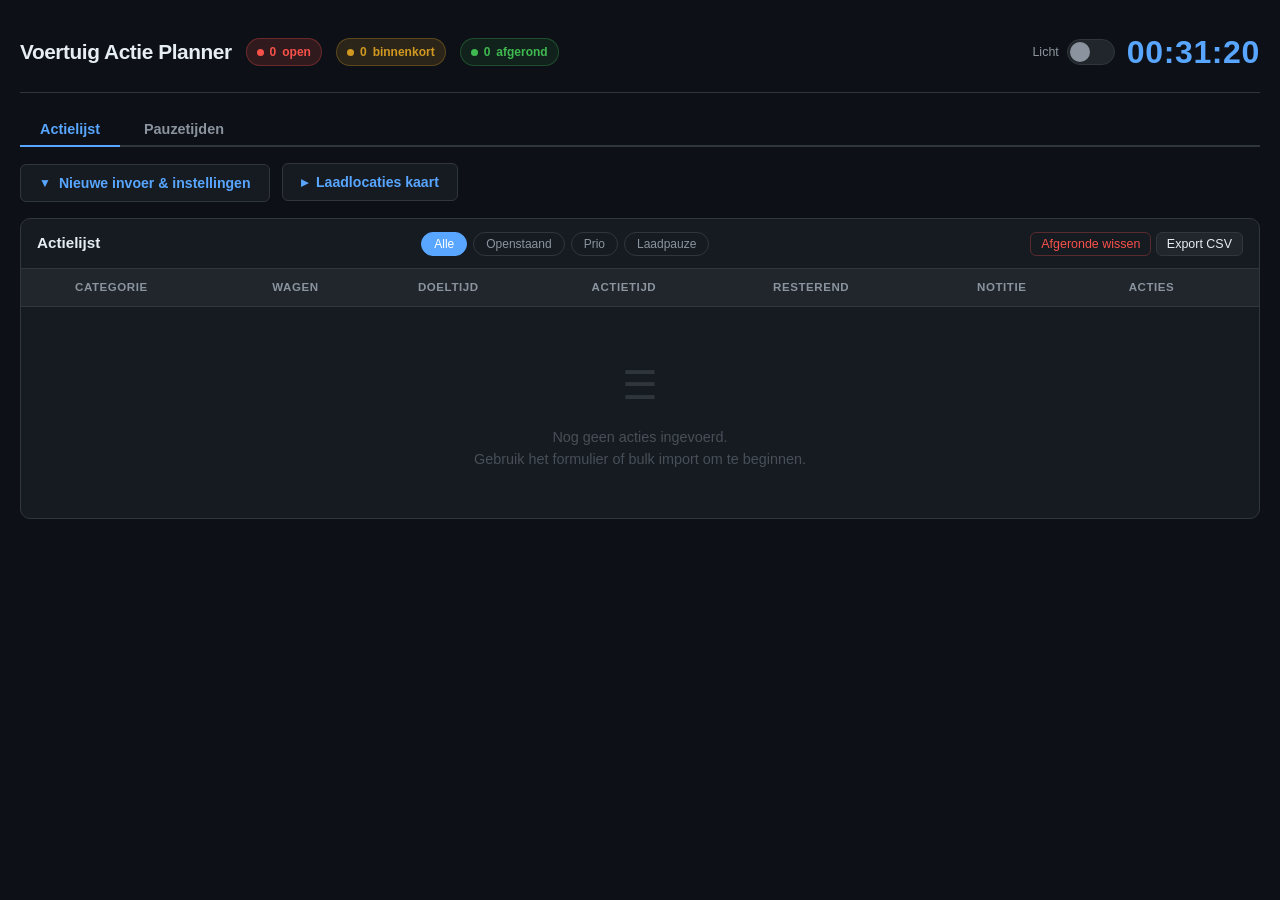
<file: index.html>
<!DOCTYPE html>
<html lang="nl">
<head>
    <meta charset="UTF-8">
    <meta name="viewport" content="width=device-width, initial-scale=1.0">
    <title>Voertuig Actie Planner</title>
    <style>
        /* ===== CSS Variables & Reset ===== */
        :root {
            --bg-primary: #0d1117;
            --bg-secondary: #161b22;
            --bg-tertiary: #21262d;
            --bg-input: #0d1117;
            --border: #30363d;
            --border-focus: #58a6ff;
            --text-primary: #e6edf3;
            --text-secondary: #8b949e;
            --text-muted: #484f58;
            --accent: #58a6ff;
            --accent-hover: #79c0ff;
            --warning: #d29922;
            --warning-bg: rgba(210, 153, 34, 0.15);
            --danger: #f85149;
            --danger-bg: rgba(248, 81, 73, 0.15);
            --success: #3fb950;
            --success-bg: rgba(63, 185, 80, 0.1);
            --done-opacity: 0.35;
            --radius: 6px;
            --radius-lg: 10px;
            --shadow: 0 1px 3px rgba(0,0,0,0.3);
            --transition: 150ms ease;
        }

        /* ===== Light Mode ===== */
        .light-mode {
            --bg-primary: #f6f8fa;
            --bg-secondary: #ffffff;
            --bg-tertiary: #f0f2f5;
            --bg-input: #ffffff;
            --border: #d1d9e0;
            --border-focus: #0969da;
            --text-primary: #1f2328;
            --text-secondary: #656d76;
            --text-muted: #8b949e;
            --accent: #0969da;
            --accent-hover: #0550ae;
            --warning: #9a6700;
            --warning-bg: rgba(154, 103, 0, 0.1);
            --danger: #d1242f;
            --danger-bg: rgba(209, 36, 47, 0.1);
            --success: #1a7f37;
            --success-bg: rgba(26, 127, 55, 0.08);
            --shadow: 0 1px 3px rgba(0,0,0,0.1);
        }

        .light-mode .cat-laadpauze {
            background: rgba(9, 105, 218, 0.1);
        }

        .light-mode .cat-prio {
            background: rgba(154, 103, 0, 0.1);
        }

        .light-mode .badge-open {
            border-color: rgba(209, 36, 47, 0.25);
        }

        .light-mode .badge-warning {
            border-color: rgba(154, 103, 0, 0.25);
        }

        .light-mode .badge-done {
            border-color: rgba(26, 127, 55, 0.25);
        }

        .light-mode .toast {
            box-shadow: 0 4px 12px rgba(0,0,0,0.15);
        }

        .light-mode ::-webkit-scrollbar-track {
            background: var(--bg-secondary);
        }

        @keyframes pulse-red-light {
            0%, 100% { background: rgba(209, 36, 47, 0.1); }
            50% { background: rgba(209, 36, 47, 0.2); }
        }

        .light-mode .row-overdue {
            animation-name: pulse-red-light;
        }

        *, *::before, *::after {
            box-sizing: border-box;
            margin: 0;
            padding: 0;
        }

        body {
            font-family: -apple-system, BlinkMacSystemFont, 'Segoe UI', Roboto, Oxygen, sans-serif;
            background: var(--bg-primary);
            color: var(--text-primary);
            line-height: 1.5;
            min-height: 100vh;
        }

        /* ===== Layout ===== */
        .app {
            max-width: 1400px;
            margin: 0 auto;
            padding: 16px 20px;
        }

        /* ===== Header ===== */
        .header {
            display: flex;
            align-items: center;
            justify-content: space-between;
            padding: 12px 0 16px;
            border-bottom: 1px solid var(--border);
            margin-bottom: 20px;
            flex-wrap: wrap;
            gap: 12px;
        }

        .header-left {
            display: flex;
            align-items: center;
            gap: 14px;
        }

        .header h1 {
            font-size: 1.3rem;
            font-weight: 600;
            letter-spacing: -0.02em;
        }

        .clock {
            font-size: 2rem;
            font-weight: 700;
            font-variant-numeric: tabular-nums;
            color: var(--accent);
            letter-spacing: 0.02em;
        }

        .header-right {
            display: flex;
            align-items: center;
            gap: 12px;
        }

        .badge {
            display: inline-flex;
            align-items: center;
            gap: 6px;
            padding: 4px 10px;
            border-radius: 20px;
            font-size: 0.75rem;
            font-weight: 600;
        }

        .badge-open {
            background: var(--danger-bg);
            color: var(--danger);
            border: 1px solid rgba(248, 81, 73, 0.3);
        }

        .badge-warning {
            background: var(--warning-bg);
            color: var(--warning);
            border: 1px solid rgba(210, 153, 34, 0.3);
        }

        .badge-done {
            background: var(--success-bg);
            color: var(--success);
            border: 1px solid rgba(63, 185, 80, 0.3);
        }

        .badge-dot {
            width: 7px;
            height: 7px;
            border-radius: 50%;
            background: currentColor;
        }

        /* ===== Settings Bar ===== */
        .settings-bar {
            display: flex;
            align-items: center;
            gap: 16px;
            padding: 10px 14px;
            background: var(--bg-secondary);
            border: 1px solid var(--border);
            border-radius: var(--radius);
            margin-bottom: 16px;
            flex-wrap: wrap;
        }

        .settings-bar label {
            font-size: 0.8rem;
            color: var(--text-secondary);
            display: flex;
            align-items: center;
            gap: 6px;
        }

        .settings-bar input[type="number"] {
            width: 60px;
            padding: 4px 8px;
            background: var(--bg-input);
            border: 1px solid var(--border);
            border-radius: var(--radius);
            color: var(--text-primary);
            font-size: 0.8rem;
            text-align: center;
        }

        .settings-bar input[type="number"]:focus {
            outline: none;
            border-color: var(--border-focus);
        }

        /* ===== Invoer Drawer ===== */
        .drawer-toggle {
            display: flex;
            align-items: center;
            gap: 8px;
            padding: 10px 18px;
            margin-bottom: 16px;
            background: var(--bg-secondary);
            border: 1px solid var(--border);
            border-radius: var(--radius);
            color: var(--accent);
            font-size: 0.88rem;
            font-weight: 600;
            cursor: pointer;
            transition: all var(--transition);
            width: auto;
            display: inline-flex;
        }

        .drawer-toggle:hover {
            background: var(--bg-tertiary);
            border-color: var(--accent);
        }

        .drawer-toggle-icon {
            display: inline-block;
            transition: transform 200ms ease;
            font-size: 0.75rem;
        }

        .drawer-toggle.open .drawer-toggle-icon {
            transform: rotate(180deg);
        }

        .drawer {
            max-height: 0;
            overflow: hidden;
            transition: max-height 350ms cubic-bezier(0.4, 0, 0.2, 1), opacity 250ms ease;
            opacity: 0;
        }

        .drawer.open {
            max-height: 800px;
            opacity: 1;
        }

        .drawer-inner {
            padding-bottom: 16px;
        }

        /* ===== Panels ===== */
        .panels {
            display: grid;
            grid-template-columns: 1fr 1fr;
            gap: 16px;
            margin-bottom: 12px;
        }

        @media (max-width: 900px) {
            .panels { grid-template-columns: 1fr; }
        }

        .panel {
            background: var(--bg-secondary);
            border: 1px solid var(--border);
            border-radius: var(--radius-lg);
            padding: 16px;
        }

        .panel-title {
            font-size: 0.85rem;
            font-weight: 600;
            color: var(--text-secondary);
            text-transform: uppercase;
            letter-spacing: 0.05em;
            margin-bottom: 14px;
            display: flex;
            align-items: center;
            gap: 8px;
        }

        .panel-title-icon {
            font-size: 1rem;
        }

        /* ===== Form ===== */
        .form-grid {
            display: grid;
            grid-template-columns: repeat(auto-fill, minmax(150px, 1fr));
            gap: 10px;
        }

        .form-group {
            display: flex;
            flex-direction: column;
            gap: 4px;
        }

        .form-group label {
            font-size: 0.72rem;
            color: var(--text-secondary);
            text-transform: uppercase;
            letter-spacing: 0.04em;
        }

        .form-group select,
        .form-group input[type="text"],
        .form-group input[type="time"] {
            padding: 8px 10px;
            background: var(--bg-input);
            border: 1px solid var(--border);
            border-radius: var(--radius);
            color: var(--text-primary);
            font-size: 0.9rem;
            transition: border var(--transition);
        }

        .form-group select:focus,
        .form-group input:focus {
            outline: none;
            border-color: var(--border-focus);
        }

        .form-check {
            display: flex;
            align-items: center;
            gap: 6px;
            padding-top: 20px;
        }

        .form-check label {
            font-size: 0.8rem;
            color: var(--text-secondary);
            cursor: pointer;
        }

        .form-actions {
            display: flex;
            align-items: flex-end;
            gap: 8px;
        }

        /* ===== Buttons ===== */
        .btn {
            padding: 8px 16px;
            border: 1px solid var(--border);
            border-radius: var(--radius);
            font-size: 0.85rem;
            font-weight: 500;
            cursor: pointer;
            transition: all var(--transition);
            white-space: nowrap;
        }

        .btn-primary {
            background: var(--accent);
            color: #fff;
            border-color: var(--accent);
        }

        .btn-primary:hover {
            background: var(--accent-hover);
            border-color: var(--accent-hover);
        }

        .btn-secondary {
            background: var(--bg-tertiary);
            color: var(--text-primary);
        }

        .btn-secondary:hover {
            background: var(--border);
        }

        .btn-danger {
            background: transparent;
            color: var(--danger);
            border-color: rgba(248, 81, 73, 0.3);
        }

        .btn-danger:hover {
            background: var(--danger-bg);
        }

        .btn-sm {
            padding: 4px 10px;
            font-size: 0.78rem;
        }

        /* ===== Bulk Import ===== */
        .bulk-textarea {
            width: 100%;
            min-height: 100px;
            padding: 10px;
            background: var(--bg-input);
            border: 1px solid var(--border);
            border-radius: var(--radius);
            color: var(--text-primary);
            font-family: 'SF Mono', 'Fira Code', monospace;
            font-size: 0.85rem;
            resize: vertical;
            line-height: 1.6;
        }

        .bulk-textarea:focus {
            outline: none;
            border-color: var(--border-focus);
        }

        .bulk-textarea::placeholder {
            color: var(--text-muted);
        }

        .bulk-actions {
            display: flex;
            gap: 8px;
            margin-top: 10px;
            flex-wrap: wrap;
        }

        .bulk-hint {
            font-size: 0.72rem;
            color: var(--text-muted);
            margin-top: 6px;
        }

        /* ===== Table ===== */
        .table-container {
            background: var(--bg-secondary);
            border: 1px solid var(--border);
            border-radius: var(--radius-lg);
            overflow: hidden;
        }

        .table-header-bar {
            display: flex;
            align-items: center;
            justify-content: space-between;
            padding: 12px 16px;
            border-bottom: 1px solid var(--border);
            flex-wrap: wrap;
            gap: 8px;
        }

        .table-header-bar h2 {
            font-size: 0.95rem;
            font-weight: 600;
        }

        .table-filters {
            display: flex;
            gap: 6px;
        }

        .filter-btn {
            padding: 4px 12px;
            border: 1px solid var(--border);
            border-radius: 20px;
            background: transparent;
            color: var(--text-secondary);
            font-size: 0.75rem;
            cursor: pointer;
            transition: all var(--transition);
        }

        .filter-btn:hover {
            border-color: var(--text-secondary);
            color: var(--text-primary);
        }

        .filter-btn.active {
            background: var(--accent);
            border-color: var(--accent);
            color: #fff;
        }

        .table-scroll {
            overflow-x: auto;
            max-height: 65vh;
            overflow-y: auto;
        }

        table {
            width: 100%;
            border-collapse: collapse;
            font-size: 0.88rem;
        }

        thead {
            position: sticky;
            top: 0;
            z-index: 10;
        }

        thead th {
            background: var(--bg-tertiary);
            padding: 10px 14px;
            text-align: left;
            font-size: 0.72rem;
            font-weight: 600;
            text-transform: uppercase;
            letter-spacing: 0.05em;
            color: var(--text-secondary);
            border-bottom: 1px solid var(--border);
            white-space: nowrap;
        }

        tbody tr {
            border-bottom: 1px solid var(--border);
            transition: background var(--transition), opacity var(--transition);
            cursor: pointer;
        }

        tbody tr:last-child {
            border-bottom: none;
        }

        tbody td {
            padding: 10px 14px;
            vertical-align: middle;
        }

        .td-time {
            font-variant-numeric: tabular-nums;
            font-weight: 600;
            font-size: 1.05rem;
        }

        .td-wagon {
            font-weight: 700;
            font-size: 1rem;
            position: relative;
        }

        .td-wagon.copied {
            color: var(--accent);
            text-shadow: 0 0 8px var(--accent), 0 0 16px rgba(88, 166, 255, 0.3);
            transition: color 100ms ease, text-shadow 100ms ease;
        }

        .td-category {
            display: inline-block;
            padding: 2px 8px;
            border-radius: 4px;
            font-size: 0.75rem;
            font-weight: 600;
            text-transform: uppercase;
        }

        .cat-laadpauze {
            background: rgba(88, 166, 255, 0.15);
            color: var(--accent);
        }

        .cat-prio {
            background: rgba(210, 153, 34, 0.15);
            color: var(--warning);
        }

        .td-note {
            max-width: 200px;
            overflow: hidden;
            text-overflow: ellipsis;
            white-space: nowrap;
            color: var(--text-secondary);
            font-size: 0.82rem;
            cursor: text;
            border-radius: 3px;
            transition: background var(--transition);
        }

        .td-note:hover {
            background: var(--bg-tertiary);
        }

        .td-note .inline-note {
            width: 100%;
            padding: 2px 4px;
            background: var(--bg-input);
            border: 1px solid var(--border-focus);
            border-radius: 3px;
            color: var(--text-primary);
            font-size: 0.82rem;
            font-weight: 400;
            outline: none;
            box-shadow: 0 0 0 2px rgba(88, 166, 255, 0.2);
        }

        .td-note-placeholder {
            color: var(--text-muted);
            font-style: italic;
        }

        .td-actions {
            display: flex;
            gap: 6px;
            align-items: center;
        }

        /* ===== Checkbox Custom ===== */
        .checkbox-wrap {
            display: flex;
            align-items: center;
            justify-content: center;
        }

        .checkbox-wrap input[type="checkbox"] {
            appearance: none;
            -webkit-appearance: none;
            width: 22px;
            height: 22px;
            border: 2px solid var(--border);
            border-radius: 4px;
            background: var(--bg-input);
            cursor: pointer;
            position: relative;
            transition: all var(--transition);
        }

        .checkbox-wrap input[type="checkbox"]:checked {
            background: var(--success);
            border-color: var(--success);
        }

        .checkbox-wrap input[type="checkbox"]:checked::after {
            content: '✓';
            position: absolute;
            top: 50%;
            left: 50%;
            transform: translate(-50%, -50%);
            color: #fff;
            font-size: 14px;
            font-weight: 700;
        }

        /* ===== Row States ===== */
        .row-done {
            opacity: var(--done-opacity);
        }

        .row-done td {
            text-decoration: line-through;
            text-decoration-color: var(--text-muted);
        }

        .row-done .checkbox-wrap input[type="checkbox"],
        .row-done .td-actions .btn {
            text-decoration: none;
        }

        .row-warning {
            background: var(--warning-bg) !important;
        }

        .row-overdue {
            background: var(--danger-bg) !important;
            animation: pulse-red 1.2s ease-in-out infinite;
        }

        @keyframes pulse-red {
            0%, 100% { background: var(--danger-bg); }
            50% { background: rgba(248, 81, 73, 0.3); }
        }

        .row-overdue .td-time {
            color: var(--danger);
        }

        /* ===== Toast ===== */
        .toast-container {
            position: fixed;
            bottom: 20px;
            right: 20px;
            z-index: 1000;
            display: flex;
            flex-direction: column;
            gap: 8px;
        }

        .toast {
            padding: 10px 16px;
            border-radius: var(--radius);
            font-size: 0.85rem;
            font-weight: 500;
            animation: toast-in 300ms ease, toast-out 300ms ease 2.7s forwards;
            box-shadow: 0 4px 12px rgba(0,0,0,0.4);
        }

        .toast-success {
            background: #1a7f37;
            color: #fff;
        }

        .toast-error {
            background: #da3633;
            color: #fff;
        }

        .toast-info {
            background: #1f6feb;
            color: #fff;
        }

        @keyframes toast-in {
            from { opacity: 0; transform: translateY(10px); }
            to { opacity: 1; transform: translateY(0); }
        }

        @keyframes toast-out {
            from { opacity: 1; }
            to { opacity: 0; }
        }

        /* ===== Empty State ===== */
        .empty-state {
            text-align: center;
            padding: 48px 20px;
            color: var(--text-muted);
        }

        .empty-state-icon {
            font-size: 2.5rem;
            margin-bottom: 12px;
            opacity: 0.5;
        }

        .empty-state p {
            font-size: 0.9rem;
        }

        /* ===== Scrollbar ===== */
        ::-webkit-scrollbar {
            width: 8px;
            height: 8px;
        }

        ::-webkit-scrollbar-track {
            background: var(--bg-primary);
        }

        ::-webkit-scrollbar-thumb {
            background: var(--border);
            border-radius: 4px;
        }

        ::-webkit-scrollbar-thumb:hover {
            background: var(--text-muted);
        }

        /* ===== Responsive ===== */
        @media (max-width: 600px) {
            .app { padding: 10px; }
            .clock { font-size: 1.4rem; }
            .header h1 { font-size: 1rem; }
            .form-grid { grid-template-columns: 1fr 1fr; }
            table { font-size: 0.8rem; }
            .td-time { font-size: 0.9rem; }
        }

        /* ===== Map Panel ===== */
        .map-toggle {
            display: inline-flex;
            align-items: center;
            gap: 8px;
            padding: 10px 18px;
            margin-left: 8px;
            margin-bottom: 16px;
            background: var(--bg-secondary);
            border: 1px solid var(--border);
            border-radius: var(--radius);
            color: var(--accent);
            font-size: 0.88rem;
            font-weight: 600;
            cursor: pointer;
            transition: all var(--transition);
        }

        .map-toggle:hover {
            background: var(--bg-tertiary);
            border-color: var(--accent);
        }

        .map-toggle-icon {
            display: inline-block;
            transition: transform 200ms ease;
            font-size: 0.85rem;
        }

        .map-toggle.open .map-toggle-icon {
            transform: rotate(90deg);
        }

        .map-drawer {
            max-height: 0;
            overflow: hidden;
            transition: max-height 350ms cubic-bezier(0.4, 0, 0.2, 1), opacity 250ms ease;
            opacity: 0;
            margin-bottom: 0;
        }

        .map-drawer.open {
            max-height: 700px;
            opacity: 1;
            margin-bottom: 16px;
        }

        .map-container {
            background: var(--bg-secondary);
            border: 1px solid var(--border);
            border-radius: var(--radius-lg);
            overflow: hidden;
        }

        .map-toolbar {
            display: flex;
            align-items: center;
            gap: 8px;
            padding: 8px 12px;
            background: var(--bg-tertiary);
            border-bottom: 1px solid var(--border);
        }

        .map-toolbar input[type="text"] {
            flex: 1;
            padding: 7px 12px;
            background: var(--bg-input);
            border: 1px solid var(--border);
            border-radius: var(--radius);
            color: var(--text-primary);
            font-size: 0.85rem;
        }

        .map-toolbar input[type="text"]:focus {
            outline: none;
            border-color: var(--border-focus);
        }

        .map-toolbar input[type="text"]::placeholder {
            color: var(--text-muted);
        }

        .map-container iframe {
            display: block;
            width: 100%;
            height: 550px;
            border: none;
        }

        .map-frame-wrap {
            position: relative;
        }

        .map-pin {
            display: none;
            position: absolute;
            top: 50%;
            left: 50%;
            transform: translate(-50%, -100%);
            z-index: 5;
            pointer-events: none;
        }

        .map-pin.visible {
            display: block;
        }

        .map-pin-icon {
            width: 18px;
            height: 18px;
            background: var(--accent);
            border: 3px solid #fff;
            border-radius: 50% 50% 50% 0;
            transform: rotate(-45deg);
            box-shadow: 0 2px 8px rgba(0,0,0,0.4);
        }

        .map-pin-pulse {
            position: absolute;
            bottom: -2px;
            left: 50%;
            transform: translateX(-50%);
            width: 12px;
            height: 12px;
            background: rgba(88, 166, 255, 0.35);
            border-radius: 50%;
            animation: pin-pulse 1.5s ease-out infinite;
        }

        @keyframes pin-pulse {
            0% { transform: translateX(-50%) scale(1); opacity: 0.7; }
            100% { transform: translateX(-50%) scale(3.5); opacity: 0; }
        }

        @media (max-width: 600px) {
            .map-container iframe {
                height: 350px;
            }
        }

        /* ===== Keyboard Shortcut Hints ===== */
        .kbd {
            display: inline-block;
            padding: 1px 5px;
            border: 1px solid var(--border);
            border-radius: 3px;
            background: var(--bg-tertiary);
            font-size: 0.7rem;
            color: var(--text-muted);
            font-family: monospace;
            vertical-align: middle;
        }

        /* ===== Theme Toggle ===== */
        .theme-toggle {
            display: flex;
            align-items: center;
            gap: 8px;
            cursor: pointer;
            user-select: none;
        }

        .theme-toggle-label {
            font-size: 0.78rem;
            color: var(--text-secondary);
        }

        .theme-toggle-track {
            position: relative;
            width: 48px;
            height: 26px;
            background: var(--bg-tertiary);
            border: 1px solid var(--border);
            border-radius: 13px;
            transition: background var(--transition), border-color var(--transition);
            cursor: pointer;
        }

        .theme-toggle-track:hover {
            border-color: var(--text-muted);
        }

        .theme-toggle-thumb {
            position: absolute;
            top: 2px;
            left: 2px;
            width: 20px;
            height: 20px;
            border-radius: 50%;
            background: var(--text-secondary);
            transition: transform 200ms ease, background 200ms ease;
            display: flex;
            align-items: center;
            justify-content: center;
            font-size: 12px;
        }

        .light-mode .theme-toggle-thumb {
            transform: translateX(22px);
            background: var(--accent);
        }

        /* ===== Delete confirmation ===== */
        .confirm-delete {
            background: var(--danger) !important;
            color: #fff !important;
            border-color: var(--danger) !important;
        }

        /* ===== Edit Modal ===== */
        .modal-overlay {
            display: none;
            position: fixed;
            inset: 0;
            background: rgba(0, 0, 0, 0.6);
            z-index: 100;
            align-items: center;
            justify-content: center;
        }

        .modal-overlay.open {
            display: flex;
        }

        .modal {
            background: var(--bg-secondary);
            border: 1px solid var(--border);
            border-radius: var(--radius-lg);
            padding: 20px;
            width: 340px;
            max-width: 90vw;
            box-shadow: 0 8px 32px rgba(0, 0, 0, 0.5);
            animation: modal-in 200ms ease;
        }

        @keyframes modal-in {
            from { opacity: 0; transform: scale(0.95) translateY(8px); }
            to { opacity: 1; transform: scale(1) translateY(0); }
        }

        .modal-title {
            font-size: 0.95rem;
            font-weight: 600;
            margin-bottom: 16px;
            display: flex;
            align-items: center;
            gap: 8px;
        }

        .modal-fields {
            display: flex;
            flex-direction: column;
            gap: 12px;
        }

        .modal-field label {
            display: block;
            font-size: 0.72rem;
            color: var(--text-secondary);
            text-transform: uppercase;
            letter-spacing: 0.04em;
            margin-bottom: 4px;
        }

        .modal-field input {
            width: 100%;
            padding: 8px 10px;
            background: var(--bg-input);
            border: 1px solid var(--border);
            border-radius: var(--radius);
            color: var(--text-primary);
            font-size: 0.9rem;
            transition: border var(--transition);
        }

        .modal-field input:focus {
            outline: none;
            border-color: var(--border-focus);
        }

        .modal-actions {
            display: flex;
            justify-content: flex-end;
            gap: 8px;
            margin-top: 18px;
        }

        .btn-edit {
            background: transparent;
            color: var(--text-secondary);
            border-color: var(--border);
            padding: 4px 8px;
            font-size: 0.78rem;
            line-height: 1;
        }

        .btn-edit:hover {
            color: var(--accent);
            border-color: var(--accent);
            background: rgba(88, 166, 255, 0.08);
        }

        /* ===== Tab Navigation ===== */
        .tab-nav {
            display: flex;
            gap: 4px;
            margin-bottom: 16px;
            border-bottom: 2px solid var(--border);
        }

        .tab-btn {
            padding: 8px 20px;
            background: transparent;
            border: none;
            border-bottom: 2px solid transparent;
            margin-bottom: -2px;
            color: var(--text-secondary);
            font-size: 0.9rem;
            font-weight: 600;
            cursor: pointer;
            transition: all var(--transition);
            border-radius: var(--radius) var(--radius) 0 0;
        }

        .tab-btn:hover {
            color: var(--text-primary);
            background: var(--bg-secondary);
        }

        .tab-btn.active {
            color: var(--accent);
            border-bottom-color: var(--accent);
        }

        .tab-panel {
            /* no special styles needed, just used for show/hide */
        }

        /* ===== Pauzetijden Module ===== */
        .pt-import-bar {
            display: flex;
            align-items: center;
            justify-content: space-between;
            margin-bottom: 12px;
            gap: 12px;
            flex-wrap: wrap;
        }

        .pt-import-left {
            display: flex;
            gap: 8px;
            align-items: center;
            flex-wrap: wrap;
        }

        .pt-paste-area {
            margin-bottom: 14px;
        }

        /* Panel buttons: loaded-state green dot + active (open) highlight */
        .pt-panel-btn {
            position: relative;
        }
        .pt-panel-btn.pt-btn-loaded::after {
            content: '';
            position: absolute;
            top: 4px;
            right: 4px;
            width: 6px;
            height: 6px;
            border-radius: 50%;
            background: #22c55e;
        }
        .pt-panel-btn.pt-btn-active {
            background: var(--accent);
            color: #fff;
            border-color: var(--accent);
        }

        /* Meewegen toggle row inside paste panels */
        .pt-meewegen-row {
            display: flex;
            justify-content: space-between;
            align-items: flex-start;
            gap: 12px;
            margin-bottom: 8px;
        }
        .pt-meewegen-label {
            display: inline-flex;
            align-items: center;
            gap: 6px;
            font-size: 0.78rem;
            color: var(--text-secondary);
            cursor: pointer;
            white-space: nowrap;
            padding: 3px 8px;
            border: 1px solid var(--border);
            border-radius: var(--radius);
        }
        .pt-meewegen-label input { width: 13px; height: 13px; cursor: pointer; accent-color: var(--accent); }

        /* Permanent weight-bar (always visible, outside accordion) */
        .pt-weight-bar {
            display: flex;
            gap: 10px;
            align-items: center;
            padding: 5px 10px;
            background: var(--surface-elevated);
            border: 1px solid var(--border);
            border-radius: var(--radius);
            margin-bottom: 6px;
            flex-wrap: wrap;
        }
        .pt-weight-bar .pt-meewegen-label {
            font-size: 0.76rem;
        }

        /* Clickable wagon cell in pauzetijden table */
        .td-wagon-pt { cursor: pointer; }
        .td-wagon-pt:hover { color: var(--accent); background: rgba(59,130,246,0.07); }

        /* Actie column badges */
        .pt-badge-inplannen {
            display: inline-block;
            padding: 2px 8px;
            border-radius: 10px;
            font-size: 0.7rem;
            font-weight: 600;
            background: rgba(59,130,246,0.12);
            color: #3b82f6;
            white-space: nowrap;
        }
        .pt-badge-verschuiven {
            display: inline-block;
            padding: 2px 8px;
            border-radius: 10px;
            font-size: 0.7rem;
            font-weight: 600;
            background: rgba(245,158,11,0.12);
            color: #d97706;
            white-space: nowrap;
        }

        /* Shift controls */
        .pt-shift-cell { white-space: nowrap; vertical-align: middle; }
        .pt-shift-ctrl { display: inline-flex; align-items: center; gap: 4px; margin-top: 3px; }
        .pt-shift-btn {
            background: none;
            border: 1px solid var(--border);
            border-radius: 4px;
            color: var(--text-secondary);
            cursor: pointer;
            font-size: 0.68rem;
            padding: 1px 5px;
            line-height: 1.6;
        }
        .pt-shift-btn:hover { border-color: var(--accent); color: var(--accent); }
        .pt-shift-time { font-size: 0.78rem; font-weight: 600; color: var(--text-primary); min-width: 36px; text-align: center; }
        .pt-shift-delta { font-size: 0.68rem; color: var(--accent); }


            display: inline-flex;
            align-items: center;
            gap: 6px;
            padding: 4px 12px;
            background: var(--success-bg);
            color: var(--success);
            border: 1px solid rgba(63, 185, 80, 0.3);
            border-radius: 20px;
            font-size: 0.8rem;
            font-weight: 600;
        }

        .pt-badge-zero {
            background: var(--bg-tertiary);
            color: var(--text-muted);
            border-color: var(--border);
        }

        .pt-row-action td {
            background: rgba(63, 185, 80, 0.06);
        }

        .pt-ja {
            display: inline-block;
            padding: 2px 8px;
            background: var(--success-bg);
            color: var(--success);
            border-radius: 4px;
            font-size: 0.75rem;
            font-weight: 600;
        }

        .pt-ideaal {
            font-weight: 700;
            font-size: 1.05rem;
            color: var(--accent);
            font-variant-numeric: tabular-nums;
        }

        .pt-verspreid {
            font-weight: 700;
            font-size: 1.05rem;
            color: var(--warning);
            font-variant-numeric: tabular-nums;
        }

        .pt-verspreid-icon {
            font-size: 0.7rem;
            vertical-align: middle;
            opacity: 0.7;
        }

        /* ===== Pauzetijden Chart ===== */
        .pt-chart-wrap {
            background: var(--bg-secondary);
            border: 1px solid var(--border);
            border-radius: var(--radius-lg);
            padding: 14px 16px 10px;
            margin-bottom: 14px;
        }

        .pt-chart-header {
            display: flex;
            align-items: center;
            justify-content: space-between;
            margin-bottom: 10px;
            flex-wrap: wrap;
            gap: 8px;
        }

        .pt-chart-title {
            font-size: 0.82rem;
            font-weight: 600;
            color: var(--text-secondary);
            text-transform: uppercase;
            letter-spacing: 0.05em;
        }

        .pt-chart-legend {
            display: flex;
            gap: 14px;
            font-size: 0.75rem;
            color: var(--text-secondary);
            align-items: center;
            flex-wrap: wrap;
        }

        .pt-legend-swatch {
            display: inline-block;
            width: 12px;
            height: 10px;
            border-radius: 2px;
            vertical-align: middle;
            margin-right: 4px;
        }

        .pt-chart-empty {
            text-align: center;
            padding: 24px 0;
            color: var(--text-muted);
            font-size: 0.82rem;
        }

        .pt-breaks-info {
            max-width: 140px;
            overflow: hidden;
            text-overflow: ellipsis;
            white-space: nowrap;
            color: var(--text-secondary);
            font-size: 0.8rem;
        }

        .btn-file-label {
            display: inline-flex;
            align-items: center;
            gap: 6px;
            cursor: pointer;
        }
    </style>
</head>
<body>
    <div class="app">
        <!-- Header -->
        <header class="header">
            <div class="header-left">
                <h1>Voertuig Actie Planner</h1>
                <div class="badge badge-open" id="badge-open"><span class="badge-dot"></span> <span id="count-open">0</span> open</div>
                <div class="badge badge-warning" id="badge-warning"><span class="badge-dot"></span> <span id="count-warning">0</span> binnenkort</div>
                <div class="badge badge-done" id="badge-done"><span class="badge-dot"></span> <span id="count-done">0</span> afgerond</div>
            </div>
            <div class="header-right">
                <div class="theme-toggle" id="themeToggle" onclick="toggleTheme()" title="Wissel tussen licht/donker modus">
                    <span class="theme-toggle-label" id="themeLabel">Licht</span>
                    <div class="theme-toggle-track">
                        <div class="theme-toggle-thumb" id="themeThumb"></div>
                    </div>
                </div>
                <div class="clock" id="clock">--:--:--</div>
            </div>
        </header>

        <!-- Tab Navigation -->
        <div class="tab-nav">
            <button class="tab-btn active" data-tab="actielijst" onclick="switchTab('actielijst')">Actielijst</button>
            <button class="tab-btn" data-tab="pauzetijden" onclick="switchTab('pauzetijden')">Pauzetijden</button>
        </div>

        <!-- Tab Panel: Actielijst -->
        <div id="tab-actielijst" class="tab-panel">

        <!-- Toggle Buttons -->
        <div>
            <button class="drawer-toggle" id="drawerToggle" onclick="toggleDrawer()">
                <span class="drawer-toggle-icon">&#9660;</span>
                Nieuwe invoer &amp; instellingen
            </button>
            <button class="map-toggle" id="mapToggle" onclick="toggleMap()">
                <span class="map-toggle-icon">&#9656;</span>
                Laadlocaties kaart
            </button>
        </div>

        <!-- Collapsible Map -->
        <div class="map-drawer" id="mapDrawer">
            <div class="map-container">
                <div class="map-toolbar">
                    <input type="text" id="mapSearch" placeholder="Zoek postcode of adres..." onkeydown="if(event.key==='Enter')searchMap()">
                    <button class="btn btn-primary btn-sm" onclick="searchMap()">Zoeken</button>
                    <button class="btn btn-secondary btn-sm" onclick="resetMap()">Terug naar kaart</button>
                </div>
                <div class="map-frame-wrap">
                    <iframe id="mapFrame" loading="lazy" allowfullscreen referrerpolicy="no-referrer-when-downgrade" src=""></iframe>
                    <div class="map-pin" id="mapPin">
                        <div class="map-pin-icon"></div>
                        <div class="map-pin-pulse"></div>
                    </div>
                </div>
            </div>
        </div>

        <!-- Collapsible Drawer -->
        <div class="drawer" id="drawer">
            <div class="drawer-inner">
                <!-- Settings -->
                <div class="settings-bar">
                    <label>
                        Waarschuwingsmarge:
                        <input type="number" id="warningMinutes" min="1" max="120" value="15">
                        min
                    </label>
                    <label>
                        Standaard actietijd (laadpauze):
                        <input type="number" id="defaultOffset" min="1" max="240" value="60">
                        min vóór pauze
                    </label>
                </div>

                <!-- Input Panels -->
                <div class="panels">
                    <!-- Manual Entry -->
                    <div class="panel">
                        <div class="panel-title">
                            <span class="panel-title-icon">+</span>
                            Handmatige Invoer
                            <span class="kbd">Ctrl+N</span>
                        </div>
                        <form id="manualForm" autocomplete="off">
                            <div class="form-grid">
                                <div class="form-group">
                                    <label>Type</label>
                                    <select id="formType">
                                        <option value="laadpauze">Laadpauze</option>
                                        <option value="prio">Prio</option>
                                    </select>
                                </div>
                                <div class="form-group">
                                    <label>Wagennummer</label>
                                    <input type="text" id="formWagon" placeholder="bijv. 2624" required>
                                </div>
                                <div class="form-group">
                                    <label id="labelDoeltijd">Pauzetijd</label>
                                    <input type="time" id="formDoeltijd" required>
                                </div>
                                <div class="form-group">
                                    <label>Actietijd</label>
                                    <input type="time" id="formActietijd" placeholder="auto">
                                </div>
                                <div class="form-group">
                                    <label>Notitie</label>
                                    <input type="text" id="formNote" placeholder="optioneel">
                                </div>
                                <div class="form-group form-check">
                                    <input type="checkbox" id="formAutoCalc" checked>
                                    <label for="formAutoCalc">Auto actietijd</label>
                                </div>
                                <div class="form-group form-actions">
                                    <button type="submit" class="btn btn-primary">Toevoegen</button>
                                </div>
                            </div>
                        </form>
                    </div>

                    <!-- Bulk Import -->
                    <div class="panel">
                        <div class="panel-title">
                            <span class="panel-title-icon">&#8645;</span>
                            Bulk Import
                            <span class="kbd">Ctrl+B</span>
                        </div>
                        <textarea class="bulk-textarea" id="bulkText" placeholder="Plak hier meerdere regels, bijv:&#10;2624 10.00 0900&#10;753 1145 1030&#10;750 12:30 11:00"></textarea>
                        <div class="bulk-hint">Formaat: wagennr doeltijd actietijd — ondersteunt HH:MM, HH.MM en HHMM notatie</div>
                        <div class="bulk-actions">
                            <button class="btn btn-primary btn-sm" onclick="bulkImport('laadpauze')">Importeer als Laadpauze</button>
                            <button class="btn btn-secondary btn-sm" onclick="bulkImport('prio')">Importeer als Prio</button>
                            <button class="btn btn-danger btn-sm" onclick="clearBulk()">Wissen</button>
                        </div>
                    </div>
                </div>
            </div>
        </div>

        <!-- Table -->
        <div class="table-container">
            <div class="table-header-bar">
                <h2>Actielijst</h2>
                <div class="table-filters">
                    <button class="filter-btn active" data-filter="all" onclick="setFilter('all')">Alle</button>
                    <button class="filter-btn" data-filter="open" onclick="setFilter('open')">Openstaand</button>
                    <button class="filter-btn" data-filter="prio" onclick="setFilter('prio')">Prio</button>
                    <button class="filter-btn" data-filter="laadpauze" onclick="setFilter('laadpauze')">Laadpauze</button>
                </div>
                <div>
                    <button class="btn btn-danger btn-sm" onclick="clearDone()">Afgeronde wissen</button>
                    <button class="btn btn-secondary btn-sm" onclick="exportCSV()">Export CSV</button>
                </div>
            </div>
            <div class="table-scroll">
                <table>
                    <thead>
                        <tr>
                            <th style="width:40px"></th>
                            <th>Categorie</th>
                            <th>Wagen</th>
                            <th>Doeltijd</th>
                            <th>Actietijd</th>
                            <th>Resterend</th>
                            <th>Notitie</th>
                            <th>Acties</th>
                        </tr>
                    </thead>
                    <tbody id="tableBody">
                    </tbody>
                </table>
                <div class="empty-state" id="emptyState" style="display:none;">
                    <div class="empty-state-icon">&#9776;</div>
                    <p>Nog geen acties ingevoerd.<br>Gebruik het formulier of bulk import om te beginnen.</p>
                </div>
            </div>
        </div>

        </div><!-- /tab-actielijst -->

        <!-- Tab Panel: Pauzetijden -->
        <div id="tab-pauzetijden" class="tab-panel" style="display:none">

            <!-- Import Bar -->
            <div class="pt-import-bar">
                <div class="pt-import-left">
                    <button class="btn btn-secondary pt-panel-btn" id="ptBtnPasdata"    onclick="ptTogglePanel('pasdata')">&#128203; Pas data</button>
                    <button class="btn btn-secondary pt-panel-btn" id="ptBtnPauzes"     onclick="ptTogglePanel('pauzes')">&#128203; Huidige pauzes</button>
                    <button class="btn btn-secondary pt-panel-btn" id="ptBtnDagverloop" onclick="ptTogglePanel('dagverloop')">&#128203; Dagverloop</button>
                    <button class="btn btn-danger btn-sm" onclick="ptClear()">Wissen</button>
                    <button class="btn btn-danger btn-sm" onclick="ptConfirmClearAll()" title="Wis alle geïmporteerde data">&#128465; Alles wissen</button>
                </div>
                <div id="ptActionBadge" class="pt-badge-action pt-badge-zero">
                    <span>&#9210;</span> <span id="ptActionCount">0</span> actie nodig
                </div>
            </div>

            <!-- Always-visible: meewegen toggles -->
            <div class="pt-weight-bar">
                <label class="pt-meewegen-label"><input type="checkbox" id="ptPauzesEnabledCheck" checked onchange="ptTogglePauzesEnabled()"> Bestaande pauzes meewegen</label>
                <label class="pt-meewegen-label"><input type="checkbox" id="ptCapacityEnabledCheck" checked onchange="ptToggleCapacityEnabled()"> Dagverloop meewegen</label>
            </div>

            <!-- Panel: Pas data (run schedule) -->
            <div id="ptPanel-pasdata" class="pt-paste-area" style="display:none">
                <textarea class="bulk-textarea" id="ptPasteText" style="min-height:130px" placeholder="Plak hier de platte tekst uit het roosterscherm of CSV-export.&#10;&#10;  • Roosterscherm (Schedule Editor):  Run  Voertuig  Uit  In  BreaksInfo&#10;  • CSV-export:  Type,Run,Vehicle,Out,In,Breaks Info"></textarea>
                <div class="bulk-actions">
                    <button class="btn btn-primary btn-sm" onclick="ptImportFromPaste()">Importeer</button>
                    <button class="btn btn-secondary btn-sm" onclick="document.getElementById('ptPasteText').value=''">Leegmaken</button>
                </div>
            </div>

            <!-- Panel: Huidige pauzes (existing breaks per slot) -->
            <div id="ptPanel-pauzes" class="pt-paste-area" style="display:none">
                <div class="pt-meewegen-row">
                    <p class="bulk-hint" style="margin:0">Plak het bestaande rooster: één regel per tijdvak, bijv. <code>12:00&nbsp;&nbsp;13</code>. Tabs of spaties; ook direct uit Excel plakken.</p>
                </div>
                <textarea class="bulk-textarea" id="ptScheduleText" style="min-height:100px" placeholder="08:00  0&#10;08:30  0&#10;09:00  0&#10;09:30  1&#10;10:00  0&#10;..."></textarea>
                <div class="bulk-actions" style="margin-top:8px">
                    <button class="btn btn-primary btn-sm" onclick="ptLoadSchedule()">Laden</button>
                    <button class="btn btn-secondary btn-sm" onclick="ptClearSchedule()">Wissen</button>
                </div>
                <div id="ptScheduleStatus" style="margin-top:6px;font-size:0.78rem;color:var(--text-muted)"></div>
            </div>

            <!-- Panel: Dagverloop (planned trips vs bookings max) -->
            <div id="ptPanel-dagverloop" class="pt-paste-area" style="display:none">
                <div class="pt-meewegen-row">
                    <p class="bulk-hint" style="margin:0">Plak de tabel: <code>tijdstip&nbsp;&nbsp;geplande_ritten&nbsp;&nbsp;bookings_maximum</code> per rij. Tabs of spaties; ook direct uit Excel. Tijdvakken met veel marge worden bevoordeeld.</p>
                </div>
                <textarea class="bulk-textarea" id="ptCapacityText" style="min-height:100px" placeholder="06:00  12  14&#10;06:30  12  15&#10;07:00  22  24&#10;...&#10;&#10;Of kopieer direct uit Excel (kolommen: Tijd, Geplande ritten, Bookings Maximum)"></textarea>
                <div class="bulk-actions" style="margin-top:8px">
                    <button class="btn btn-primary btn-sm" onclick="ptLoadCapacity()">Laden</button>
                    <button class="btn btn-secondary btn-sm" onclick="ptClearCapacity()">Wissen</button>
                </div>
                <div id="ptCapacityStatus" style="margin-top:6px;font-size:0.78rem;color:var(--text-muted)"></div>
            </div>

            <!-- Chart Panel -->
            <div class="pt-chart-wrap" id="ptChartWrap">
                <div class="pt-chart-header">
                    <span class="pt-chart-title">Pauzes per tijdvak (30&nbsp;min)</span>
                    <div style="display:flex;align-items:center;gap:16px;flex-wrap:wrap">
                        <div class="pt-chart-legend" id="ptChartLegend">
                            <span><span class="pt-legend-swatch" style="background:#94a3b8"></span> Bestaand</span>
                            <span id="ptLegendNew"><span class="pt-legend-swatch" style="background:#3b82f6"></span> Nieuw (ideaal)</span>
                        </div>
                        <label style="display:inline-flex;align-items:center;gap:5px;font-size:0.78rem;color:var(--text-secondary);cursor:pointer;white-space:nowrap;border-left:1px solid var(--border);padding-left:14px">
                            <input type="checkbox" id="ptSpreadToggle" onchange="ptToggleSpreading()" style="width:14px;height:14px;cursor:pointer;accent-color:var(--accent)">
                            Geadviseerd
                        </label>
                    </div>
                </div>
                <div id="ptChartContent">
                    <div class="pt-chart-empty">Laad data om de grafiek te zien.</div>
                </div>
            </div>

            <!-- Table -->
            <div class="table-container">
                <div class="table-header-bar">
                    <h2>Pauzetijden</h2>
                    <div class="table-filters">
                        <button class="filter-btn pt-filter-btn active" data-filter="actie" onclick="ptSetFilter('actie')">Inplannen</button>
                        <button class="filter-btn pt-filter-btn" data-filter="verschuiven" onclick="ptSetFilter('verschuiven')">Verschuiven</button>
                        <button class="filter-btn pt-filter-btn" data-filter="all" onclick="ptSetFilter('all')">Alle runs</button>
                    </div>
                </div>
                <div class="table-scroll">
                    <table>
                        <thead id="ptTableHead"></thead>
                        <tbody id="ptTableBody"></tbody>
                    </table>
                    <div class="empty-state" id="ptEmptyState">
                        <div class="empty-state-icon">&#9210;</div>
                        <p id="ptEmptyText">Nog geen pauzetijden geladen.<br>Upload een CSV of plak de inhoud hierboven.</p>
                    </div>
                </div>
            </div>

        </div><!-- /tab-pauzetijden -->

    </div>

    <!-- Toast Container -->
    <div class="toast-container" id="toastContainer"></div>

    <!-- Edit Modal -->
    <div class="modal-overlay" id="editModal" onclick="closeEditModal(event)">
        <div class="modal" onclick="event.stopPropagation()">
            <div class="modal-title">&#9881; Taak aanpassen</div>
            <div class="modal-fields">
                <div class="modal-field">
                    <label>Wagennummer</label>
                    <input type="text" id="editWagon">
                </div>
                <div class="modal-field">
                    <label>Actietijd</label>
                    <input type="time" id="editActietijd">
                </div>
                <div class="modal-field">
                    <label>Notitie</label>
                    <input type="text" id="editNote" placeholder="optioneel">
                </div>
            </div>
            <div class="modal-actions">
                <button class="btn btn-secondary btn-sm" onclick="closeEditModal()">Annuleren</button>
                <button class="btn btn-primary btn-sm" onclick="saveEditModal()">Opslaan</button>
            </div>
        </div>
    </div>

    <!-- Confirm: alles wissen -->
    <div class="modal-overlay" id="ptClearAllModal" onclick="ptCancelClearAll(event)">
        <div class="modal" onclick="event.stopPropagation()" style="max-width:380px">
            <div class="modal-title" style="color:var(--error,#f85149)">&#9888; Alles wissen?</div>
            <p style="margin:12px 0 18px;font-size:0.88rem;color:var(--text-secondary);line-height:1.55">
                Dit wist <strong>alle</strong> geïmporteerde data:<br>
                pas&nbsp;data, huidige&nbsp;pauzes, dagverloop, handmatige&nbsp;verschuivingen en perfectie&nbsp;suggesties.<br><br>
                <span style="color:var(--text-muted);font-size:0.8rem">Opgeslagen data in de browser wordt ook verwijderd.</span>
            </p>
            <div class="modal-actions">
                <button class="btn btn-secondary btn-sm" onclick="ptCancelClearAll()">Annuleren</button>
                <button class="btn btn-danger btn-sm" onclick="ptClearAll()">Ja, alles wissen</button>
            </div>
        </div>
    </div>

    <script>
    /* ===================================================================
       Voertuig Actie Planner — Core Application Logic
       =================================================================== */

    // ── State ──
    const STORAGE_KEY = 'voertuig-actie-planner';
    let tasks = [];
    let activeFilter = 'all';
    let deleteConfirmId = null;

    // ── Init ──
    document.addEventListener('DOMContentLoaded', () => {
        loadFromStorage();
        loadTheme();
        updateClock();
        setInterval(updateClock, 1000);
        setInterval(renderTable, 5000); // re-evaluate row states every 5s
        renderTable();
        setupFormListeners();
        setupKeyboardShortcuts();
        loadSettings();
    });

    // ── Theme ──
    function loadTheme() {
        const saved = localStorage.getItem(STORAGE_KEY + '-theme');
        if (saved === 'light') {
            document.documentElement.classList.add('light-mode');
            document.getElementById('themeLabel').textContent = 'Donker';
        }
    }

    function toggleTheme() {
        const isLight = document.documentElement.classList.toggle('light-mode');
        document.getElementById('themeLabel').textContent = isLight ? 'Donker' : 'Licht';
        localStorage.setItem(STORAGE_KEY + '-theme', isLight ? 'light' : 'dark');
    }

    // ── Drawer ──
    function toggleDrawer(forceOpen) {
        const drawer = document.getElementById('drawer');
        const toggle = document.getElementById('drawerToggle');
        const shouldOpen = forceOpen === true ? true : !drawer.classList.contains('open');

        drawer.classList.toggle('open', shouldOpen);
        toggle.classList.toggle('open', shouldOpen);
    }

    // ── Map ──
    const MAP_SRC = 'https://www.google.com/maps/d/embed?mid=1_VQAo_eE5hjAppjnbdGVTUh07P55kiQ&ll=52.27112583734776%2C5.04943419683487&z=11';
    let mapLoaded = false;
    let mapShowingSearch = false;

    function toggleMap() {
        const drawer = document.getElementById('mapDrawer');
        const toggle = document.getElementById('mapToggle');
        const isOpen = drawer.classList.toggle('open');
        toggle.classList.toggle('open', isOpen);

        // Lazy-load the iframe only on first open
        if (isOpen && !mapLoaded) {
            document.getElementById('mapFrame').src = MAP_SRC;
            mapLoaded = true;
        }
    }

    function searchMap() {
        const query = document.getElementById('mapSearch').value.trim();
        if (!query) return;
        const searchBtn = document.querySelector('.map-toolbar .btn-primary');
        searchBtn.textContent = 'Zoeken...';
        searchBtn.disabled = true;

        // Geocode with Nominatim, then recenter the custom map so laadlocaties stay visible
        fetch('https://nominatim.openstreetmap.org/search?format=json&countrycodes=nl&limit=1&q=' + encodeURIComponent(query))
            .then(r => r.json())
            .then(results => {
                if (results.length === 0) {
                    showToast('Locatie niet gevonden', 'error');
                    return;
                }
                const lat = parseFloat(results[0].lat);
                const lon = parseFloat(results[0].lon);
                const frame = document.getElementById('mapFrame');
                // Rebuild the custom map URL centered on the searched location at a closer zoom
                frame.src = 'https://www.google.com/maps/d/embed?mid=1_VQAo_eE5hjAppjnbdGVTUh07P55kiQ&ll='
                    + lat + '%2C' + lon + '&z=13';
                mapShowingSearch = true;
                document.getElementById('mapPin').classList.add('visible');
            })
            .catch(() => {
                showToast('Zoeken mislukt, probeer opnieuw', 'error');
            })
            .finally(() => {
                searchBtn.textContent = 'Zoeken';
                searchBtn.disabled = false;
            });
    }

    function resetMap() {
        const frame = document.getElementById('mapFrame');
        frame.src = MAP_SRC;
        document.getElementById('mapSearch').value = '';
        document.getElementById('mapPin').classList.remove('visible');
        mapShowingSearch = false;
    }

    // ── Clock ──
    function updateClock() {
        const now = new Date();
        const h = String(now.getHours()).padStart(2, '0');
        const m = String(now.getMinutes()).padStart(2, '0');
        const s = String(now.getSeconds()).padStart(2, '0');
        document.getElementById('clock').textContent = `${h}:${m}:${s}`;
    }

    // ── Settings ──
    function getWarningMinutes() {
        return parseInt(document.getElementById('warningMinutes').value) || 15;
    }

    function getDefaultOffset() {
        return parseInt(document.getElementById('defaultOffset').value) || 60;
    }

    function loadSettings() {
        const saved = localStorage.getItem(STORAGE_KEY + '-settings');
        if (saved) {
            try {
                const s = JSON.parse(saved);
                if (s.warningMinutes) document.getElementById('warningMinutes').value = s.warningMinutes;
                if (s.defaultOffset) document.getElementById('defaultOffset').value = s.defaultOffset;
            } catch(e) { /* ignore */ }
        }
        document.getElementById('warningMinutes').addEventListener('change', saveSettings);
        document.getElementById('defaultOffset').addEventListener('change', saveSettings);
    }

    function saveSettings() {
        localStorage.setItem(STORAGE_KEY + '-settings', JSON.stringify({
            warningMinutes: getWarningMinutes(),
            defaultOffset: getDefaultOffset()
        }));
    }

    // ── Storage ──
    function saveToStorage() {
        localStorage.setItem(STORAGE_KEY, JSON.stringify(tasks));
    }

    function loadFromStorage() {
        const saved = localStorage.getItem(STORAGE_KEY);
        if (saved) {
            try {
                tasks = JSON.parse(saved);
            } catch(e) {
                tasks = [];
            }
        }
    }

    // ── Time Parsing ──
    function parseTime(str) {
        if (!str || typeof str !== 'string') return null;
        str = str.trim();

        // HH:MM
        let match = str.match(/^(\d{1,2}):(\d{2})$/);
        if (match) return { hours: parseInt(match[1]), minutes: parseInt(match[2]) };

        // HH.MM
        match = str.match(/^(\d{1,2})\.(\d{2})$/);
        if (match) return { hours: parseInt(match[1]), minutes: parseInt(match[2]) };

        // HHMM (4 digits)
        match = str.match(/^(\d{4})$/);
        if (match) {
            const h = parseInt(str.substring(0, 2));
            const m = parseInt(str.substring(2, 4));
            if (h >= 0 && h <= 23 && m >= 0 && m <= 59) return { hours: h, minutes: m };
        }

        // HMM (3 digits, e.g. 900 => 9:00)
        match = str.match(/^(\d{3})$/);
        if (match) {
            const h = parseInt(str.substring(0, 1));
            const m = parseInt(str.substring(1, 3));
            if (h >= 0 && h <= 9 && m >= 0 && m <= 59) return { hours: h, minutes: m };
        }

        return null;
    }

    function formatTime(hours, minutes) {
        return String(hours).padStart(2, '0') + ':' + String(minutes).padStart(2, '0');
    }

    function timeToMinutes(timeStr) {
        const parts = timeStr.split(':');
        return parseInt(parts[0]) * 60 + parseInt(parts[1]);
    }

    function subtractMinutes(timeStr, mins) {
        let total = timeToMinutes(timeStr) - mins;
        if (total < 0) total += 24 * 60;
        const h = Math.floor(total / 60) % 24;
        const m = total % 60;
        return formatTime(h, m);
    }

    function nowMinutes() {
        const now = new Date();
        return now.getHours() * 60 + now.getMinutes();
    }

    // ── Task CRUD ──
    function generateId() {
        return Date.now().toString(36) + Math.random().toString(36).slice(2, 7);
    }

    function addTask(type, wagon, doeltijd, actietijd, note = '') {
        const task = {
            id: generateId(),
            type: type,
            wagon: wagon.trim(),
            doeltijd: doeltijd,
            actietijd: actietijd,
            note: note.trim(),
            done: false,
            createdAt: new Date().toISOString()
        };
        tasks.push(task);
        saveToStorage();
        renderTable();
        return task;
    }

    function toggleDone(id) {
        const task = tasks.find(t => t.id === id);
        if (task) {
            task.done = !task.done;
            saveToStorage();
            renderTable();
        }
    }

    function deleteTask(id) {
        if (deleteConfirmId === id) {
            tasks = tasks.filter(t => t.id !== id);
            deleteConfirmId = null;
            saveToStorage();
            renderTable();
            showToast('Taak verwijderd', 'info');
        } else {
            deleteConfirmId = id;
            renderTable();
            setTimeout(() => {
                if (deleteConfirmId === id) {
                    deleteConfirmId = null;
                    renderTable();
                }
            }, 3000);
        }
    }

    function clearDone() {
        const count = tasks.filter(t => t.done).length;
        if (count === 0) {
            showToast('Geen afgeronde taken om te wissen', 'info');
            return;
        }
        tasks = tasks.filter(t => !t.done);
        saveToStorage();
        renderTable();
        showToast(`${count} afgeronde taken gewist`, 'success');
    }

    // ── Filters ──
    function setFilter(filter) {
        activeFilter = filter;
        document.querySelectorAll('.filter-btn').forEach(btn => {
            btn.classList.toggle('active', btn.dataset.filter === filter);
        });
        renderTable();
    }

    function getFilteredTasks() {
        let filtered = [...tasks];

        if (activeFilter === 'open') {
            filtered = filtered.filter(t => !t.done);
        } else if (activeFilter === 'prio') {
            filtered = filtered.filter(t => t.type === 'prio');
        } else if (activeFilter === 'laadpauze') {
            filtered = filtered.filter(t => t.type === 'laadpauze');
        }

        // Sort by actietijd
        filtered.sort((a, b) => timeToMinutes(a.actietijd) - timeToMinutes(b.actietijd));

        return filtered;
    }

    // ── Row Status ──
    function getRowStatus(task) {
        if (task.done) return 'done';
        const now = nowMinutes();
        const actie = timeToMinutes(task.actietijd);
        const warning = getWarningMinutes();

        if (now >= actie) return 'overdue';
        if (actie - now <= warning) return 'warning';
        return 'normal';
    }

    function getRemainingText(task) {
        if (task.done) return 'Afgerond';
        const now = nowMinutes();
        const actie = timeToMinutes(task.actietijd);
        const diff = actie - now;

        if (diff < 0) {
            const absDiff = Math.abs(diff);
            const h = Math.floor(absDiff / 60);
            const m = absDiff % 60;
            return h > 0 ? `-${h}u ${m}m` : `-${m}m`;
        } else if (diff === 0) {
            return 'NU';
        } else {
            const h = Math.floor(diff / 60);
            const m = diff % 60;
            return h > 0 ? `${h}u ${m}m` : `${m}m`;
        }
    }

    // ── Render Table ──
    function renderTable() {
        const tbody = document.getElementById('tableBody');
        const empty = document.getElementById('emptyState');
        const filtered = getFilteredTasks();

        if (filtered.length === 0) {
            tbody.innerHTML = '';
            empty.style.display = 'block';
        } else {
            empty.style.display = 'none';
            tbody.innerHTML = filtered.map(task => {
                const status = getRowStatus(task);
                const remaining = getRemainingText(task);
                const rowClass =
                    status === 'done' ? 'row-done' :
                    status === 'overdue' ? 'row-overdue' :
                    status === 'warning' ? 'row-warning' : '';
                const catClass = task.type === 'prio' ? 'cat-prio' : 'cat-laadpauze';
                const catLabel = task.type === 'prio' ? 'Prio' : 'Laadpauze';
                const isDeleteConfirm = deleteConfirmId === task.id;

                return `
                    <tr class="${rowClass}" data-id="${task.id}" onclick="copyWagon(event, '${task.id}')">
                        <td>
                            <div class="checkbox-wrap">
                                <input type="checkbox" ${task.done ? 'checked' : ''} onchange="toggleDone('${task.id}')" title="Markeer als afgehandeld">
                            </div>
                        </td>
                        <td><span class="td-category ${catClass}">${catLabel}</span></td>
                        <td class="td-wagon" data-wagon-id="${task.id}">${escapeHtml(task.wagon)}</td>
                        <td class="td-time">${task.doeltijd}</td>
                        <td class="td-time">${task.actietijd}</td>
                        <td class="td-time" style="font-size:0.9rem; ${status === 'overdue' ? 'color:var(--danger)' : status === 'warning' ? 'color:var(--warning)' : ''}">${remaining}</td>
                        <td class="td-note" title="${escapeHtml(task.note)}" onclick="editNoteInline(event,'${task.id}')">${escapeHtml(task.note) || '<span class="td-note-placeholder">+ notitie</span>'}</td>
                        <td>
                            <div class="td-actions">
                                <button class="btn btn-edit btn-sm" onclick="openEditModal(event, '${task.id}')" title="Aanpassen">&#9881;</button>
                                <button class="btn btn-danger btn-sm ${isDeleteConfirm ? 'confirm-delete' : ''}" onclick="deleteTask('${task.id}')">
                                    ${isDeleteConfirm ? 'Bevestig' : 'Verwijder'}
                                </button>
                            </div>
                        </td>
                    </tr>
                `;
            }).join('');
        }

        updateCounters();
    }

    function updateCounters() {
        const now = nowMinutes();
        const warning = getWarningMinutes();

        let openCount = 0;
        let warningCount = 0;
        let doneCount = 0;

        tasks.forEach(task => {
            if (task.done) {
                doneCount++;
            } else {
                const actie = timeToMinutes(task.actietijd);
                if (now >= actie) {
                    openCount++;
                } else if (actie - now <= warning) {
                    warningCount++;
                } else {
                    openCount++;
                }
            }
        });

        document.getElementById('count-open').textContent = openCount;
        document.getElementById('count-warning').textContent = warningCount;
        document.getElementById('count-done').textContent = doneCount;
    }

    // ── Manual Form ──
    function setupFormListeners() {
        const formType = document.getElementById('formType');
        const labelDoeltijd = document.getElementById('labelDoeltijd');
        const formAutoCalc = document.getElementById('formAutoCalc');
        const formActietijd = document.getElementById('formActietijd');

        formType.addEventListener('change', () => {
            if (formType.value === 'prio') {
                labelDoeltijd.textContent = 'Afzettijd';
                formAutoCalc.parentElement.style.display = 'none';
                formActietijd.required = true;
            } else {
                labelDoeltijd.textContent = 'Pauzetijd';
                formAutoCalc.parentElement.style.display = '';
                formActietijd.required = !formAutoCalc.checked;
            }
        });

        formAutoCalc.addEventListener('change', () => {
            formActietijd.disabled = formAutoCalc.checked && formType.value === 'laadpauze';
        });

        document.getElementById('manualForm').addEventListener('submit', (e) => {
            e.preventDefault();
            const type = formType.value;
            const wagon = document.getElementById('formWagon').value;
            const doeltijd = document.getElementById('formDoeltijd').value;
            let actietijd = formActietijd.value;
            const note = document.getElementById('formNote').value;

            if (!wagon || !doeltijd) {
                showToast('Vul wagennummer en doeltijd in', 'error');
                return;
            }

            if (type === 'laadpauze' && formAutoCalc.checked) {
                actietijd = subtractMinutes(doeltijd, getDefaultOffset());
            }

            if (!actietijd) {
                showToast('Vul een actietijd in', 'error');
                return;
            }

            addTask(type, wagon, doeltijd, actietijd, note);
            showToast(`Taak voor wagon ${wagon} toegevoegd`, 'success');

            // Reset form but keep type
            document.getElementById('formWagon').value = '';
            document.getElementById('formDoeltijd').value = '';
            formActietijd.value = '';
            document.getElementById('formNote').value = '';
            document.getElementById('formWagon').focus();
        });
    }

    // ── Bulk Import ──
    function bulkImport(type) {
        const text = document.getElementById('bulkText').value.trim();
        if (!text) {
            showToast('Plak eerst gegevens in het tekstvak', 'error');
            return;
        }

        const lines = text.split('\n').filter(l => l.trim());
        let imported = 0;
        let errors = 0;

        lines.forEach(line => {
            const parts = line.trim().split(/\s+/);
            if (parts.length < 2) {
                errors++;
                return;
            }

            const wagon = parts[0];
            const doeltijdParsed = parseTime(parts[1]);

            if (!doeltijdParsed) {
                errors++;
                return;
            }

            const doeltijd = formatTime(doeltijdParsed.hours, doeltijdParsed.minutes);
            let actietijd;

            if (parts.length >= 3) {
                const actieParsed = parseTime(parts[2]);
                if (actieParsed) {
                    actietijd = formatTime(actieParsed.hours, actieParsed.minutes);
                }
            }

            if (!actietijd) {
                if (type === 'laadpauze') {
                    actietijd = subtractMinutes(doeltijd, getDefaultOffset());
                } else {
                    errors++;
                    return;
                }
            }

            // Remaining parts as note
            const note = parts.length > 3 ? parts.slice(3).join(' ') : '';

            addTask(type, wagon, doeltijd, actietijd, note);
            imported++;
        });

        if (imported > 0) {
            showToast(`${imported} taken geïmporteerd${errors > 0 ? `, ${errors} fouten` : ''}`, 'success');
            document.getElementById('bulkText').value = '';
        } else {
            showToast(`Import mislukt: ${errors} regels niet herkend`, 'error');
        }
    }

    function clearBulk() {
        document.getElementById('bulkText').value = '';
    }

    // ── CSV Export ──
    function exportCSV() {
        if (tasks.length === 0) {
            showToast('Geen taken om te exporteren', 'info');
            return;
        }

        const header = 'Categorie,Wagennummer,Doeltijd,Actietijd,Notitie,Afgehandeld\n';
        const rows = tasks.map(t =>
            `${t.type},${t.wagon},${t.doeltijd},${t.actietijd},"${t.note.replace(/"/g, '""')}",${t.done ? 'Ja' : 'Nee'}`
        ).join('\n');

        const blob = new Blob([header + rows], { type: 'text/csv;charset=utf-8;' });
        const url = URL.createObjectURL(blob);
        const a = document.createElement('a');
        a.href = url;
        a.download = `actie-planner-${new Date().toISOString().slice(0,10)}.csv`;
        a.click();
        URL.revokeObjectURL(url);
        showToast('CSV geëxporteerd', 'success');
    }

    // ── Keyboard Shortcuts ──
    function setupKeyboardShortcuts() {
        document.addEventListener('keydown', (e) => {
            // Ctrl+N: open drawer & focus wagon input
            if (e.ctrlKey && e.key === 'n') {
                e.preventDefault();
                toggleDrawer(true);
                setTimeout(() => document.getElementById('formWagon').focus(), 100);
            }
            // Ctrl+B: open drawer & focus bulk textarea
            if (e.ctrlKey && e.key === 'b') {
                e.preventDefault();
                toggleDrawer(true);
                setTimeout(() => document.getElementById('bulkText').focus(), 100);
            }
            // Escape: close modal or clear delete confirm
            if (e.key === 'Escape') {
                if (document.getElementById('editModal').classList.contains('open')) {
                    closeEditModal();
                } else {
                    deleteConfirmId = null;
                    renderTable();
                }
            }
        });
    }

    // ── Toast Notifications ──
    function showToast(message, type = 'info') {
        const container = document.getElementById('toastContainer');
        const toast = document.createElement('div');
        toast.className = `toast toast-${type}`;
        toast.textContent = message;
        container.appendChild(toast);
        setTimeout(() => toast.remove(), 3000);
    }

    // ── Copy Wagon ──
    function copyWagon(event, id) {
        // Don't copy when clicking checkbox, button, or input
        const tag = event.target.tagName.toLowerCase();
        if (tag === 'input' || tag === 'button') return;

        const task = tasks.find(t => t.id === id);
        if (!task) return;

        navigator.clipboard.writeText(task.wagon).then(() => {
            const cell = document.querySelector(`.td-wagon[data-wagon-id="${id}"]`);
            if (!cell) return;

            cell.classList.add('copied');
            setTimeout(() => cell.classList.remove('copied'), 600);
        });
    }

    // ── Inline Note Edit ──
    function editNoteInline(event, id) {
        event.stopPropagation();
        const td = event.currentTarget;
        if (td.querySelector('.inline-note')) return;

        const task = tasks.find(t => t.id === id);
        if (!task) return;

        const input = document.createElement('input');
        input.className = 'inline-note';
        input.type = 'text';
        input.value = task.note || '';
        input.placeholder = 'Notitie...';

        td.textContent = '';
        td.appendChild(input);
        input.focus();

        function save() {
            task.note = input.value.trim();
            saveToStorage();
            renderTable();
        }

        input.addEventListener('blur', save);
        input.addEventListener('keydown', (e) => {
            if (e.key === 'Enter') { e.preventDefault(); input.blur(); }
            if (e.key === 'Escape') { e.preventDefault(); renderTable(); }
        });
    }

    // ── Edit Modal ──
    let editingTaskId = null;

    function openEditModal(event, id) {
        event.stopPropagation();
        const task = tasks.find(t => t.id === id);
        if (!task) return;

        editingTaskId = id;
        document.getElementById('editWagon').value = task.wagon;
        document.getElementById('editActietijd').value = task.actietijd;
        document.getElementById('editNote').value = task.note || '';
        document.getElementById('editModal').classList.add('open');
        document.getElementById('editWagon').focus();
    }

    function closeEditModal(event) {
        if (event && event.target !== event.currentTarget) return;
        document.getElementById('editModal').classList.remove('open');
        editingTaskId = null;
    }

    function saveEditModal() {
        const task = tasks.find(t => t.id === editingTaskId);
        if (!task) return;

        const wagon = document.getElementById('editWagon').value.trim();
        const actietijd = document.getElementById('editActietijd').value;
        const note = document.getElementById('editNote').value.trim();

        if (!wagon) {
            showToast('Wagennummer mag niet leeg zijn', 'error');
            return;
        }
        if (!actietijd) {
            showToast('Actietijd mag niet leeg zijn', 'error');
            return;
        }

        task.wagon = wagon;
        task.actietijd = actietijd;
        task.note = note;
        saveToStorage();
        renderTable();
        closeEditModal();
        showToast('Taak aangepast', 'success');
    }

    // ── Utility ──
    function escapeHtml(str) {
        if (!str) return '';
        const div = document.createElement('div');
        div.textContent = str;
        return div.innerHTML;
    }

    // ── Tab Switching ──
    function switchTab(tabName) {
        document.querySelectorAll('.tab-panel').forEach(panel => {
            panel.style.display = 'none';
        });
        document.querySelectorAll('.tab-btn').forEach(btn => {
            btn.classList.toggle('active', btn.dataset.tab === tabName);
        });
        const panel = document.getElementById('tab-' + tabName);
        if (panel) panel.style.display = '';

        if (tabName === 'pauzetijden') {
            ptLoadFromStorage();
            ptLoadPlanFromStorage();
            ptRender();
        }
    }

    /* ===================================================================
       PAUZETIJDEN MODULE
       Replicates the Excel Power Query logic in JavaScript.
       =================================================================== */

    const PT_STORAGE_KEY = 'voertuig-actie-planner-pauzetijden';
    let ptData = [];
    let ptFilter = 'actie'; // 'actie' or 'all'

    // ── Storage ──
    function ptLoadFromStorage() {
        const saved = localStorage.getItem(PT_STORAGE_KEY);
        if (saved) {
            try { ptData = JSON.parse(saved); } catch(e) { ptData = []; }
        }
    }

    function ptSaveToStorage() {
        localStorage.setItem(PT_STORAGE_KEY, JSON.stringify(ptData));
    }

    function ptClear() {
        ptData = [];
        ptBreakShifts.clear();
        ptSaveToStorage();
        ptRender();
        showToast('Pauzetijden data gewist', 'info');
    }

    function ptConfirmClearAll() {
        document.getElementById('ptClearAllModal').classList.add('open');
    }

    function ptCancelClearAll(e) {
        if (e && e.target !== document.getElementById('ptClearAllModal')) return;
        document.getElementById('ptClearAllModal').classList.remove('open');
    }

    function ptClearAll() {
        document.getElementById('ptClearAllModal').classList.remove('open');

        // Data
        ptData = [];
        ptScheduleData = new Map();
        ptCapacityData = new Map();
        ptBreakShifts.clear();

        // localStorage
        localStorage.removeItem(PT_STORAGE_KEY);
        localStorage.removeItem(PT_STORAGE_KEY + '-plan');
        localStorage.removeItem('voertuig-actie-planner-pauzetijden-capacity');

        // Textareas + status labels
        ['ptPasteText', 'ptScheduleText', 'ptCapacityText'].forEach(id => {
            const el = document.getElementById(id);
            if (el) el.value = '';
        });
        ['ptScheduleStatus', 'ptCapacityStatus'].forEach(id => {
            const el = document.getElementById(id);
            if (el) el.textContent = '';
        });

        // Button loaded-state indicators
        ptSetBtnLoaded('pasdata',    false);
        ptSetBtnLoaded('pauzes',     false);
        ptSetBtnLoaded('dagverloop', false);

        // Reset spreading toggle
        ptSpreadingEnabled = false;
        const tog = document.getElementById('ptSpreadToggle');
        if (tog) tog.checked = false;

        // Close any open panel
        if (ptActivePanel) ptTogglePanel(ptActivePanel);

        ptRender();
        showToast('Alle data gewist', 'info');
    }

    // ── CSV Parsing ──
    function ptParseCSVLine(line) {
        const result = [];
        let current = '';
        let inQuotes = false;
        for (let i = 0; i < line.length; i++) {
            const c = line[i];
            if (c === '"') {
                if (inQuotes && line[i + 1] === '"') { current += '"'; i++; }
                else inQuotes = !inQuotes;
            } else if (c === ',' && !inQuotes) {
                result.push(current.trim());
                current = '';
            } else {
                current += c;
            }
        }
        result.push(current.trim());
        return result;
    }

    function ptCleanText(val) {
        if (val === null || val === undefined) return '';
        return String(val).replace(/"/g, '').trim();
    }

    // Parse a time string like "08:30", "08.30", "24:30" → total minutes from midnight
    // Returns null if invalid. Values >= 24h are reduced mod 24 (like Power Query).
    function ptParseTimeStr(str) {
        str = ptCleanText(str);
        if (!str) return null;
        str = str.replace('.', ':');
        const parts = str.split(':');
        if (parts.length < 2) return null;
        const hh = parseInt(parts[0], 10);
        const mm = parseInt(parts[1], 10);
        if (isNaN(hh) || isNaN(mm) || mm < 0 || mm >= 60) return null;
        // mod 24 to mirror Power Query's Number.Mod(hh, 24)
        return (hh % 24) * 60 + mm;
    }

    function ptMinsToHHMM(totalMins) {
        if (totalMins === null || totalMins === undefined || isNaN(totalMins)) return '';
        const h = Math.floor(((totalMins % 1440) + 1440) % 1440 / 60);
        const m = Math.round(totalMins) % 60;
        return String(h).padStart(2, '0') + ':' + String(Math.abs(m)).padStart(2, '0');
    }

    function ptFormatDuration(totalMins) {
        if (totalMins === null || totalMins === undefined || isNaN(totalMins)) return '';
        const h = Math.floor(totalMins / 60);
        const m = totalMins % 60;
        return h + ':' + String(m).padStart(2, '0');
    }

    // Round up to :25 or :55 (mirrors RoundUpDTTo25_55 in Power Query)
    function ptRoundUpTo2555(minsFloat) {
        if (minsFloat === null) return null;
        const totalH = Math.floor(minsFloat / 60);
        const remainM = minsFloat - totalH * 60; // fractional minutes within the hour

        let targetM;
        if (remainM <= 25) {
            targetM = 25;
        } else if (remainM <= 55) {
            targetM = 55;
        } else {
            // > 55 → carry to next hour at :25
            return (totalH + 1) * 60 + 25;
        }
        return totalH * 60 + targetM;
    }

    // ── Process one CSV row → computed row object ──
    function ptProcessRow(raw) {
        const vehicleStr = ptCleanText(raw.Vehicle).replace(/[\s,]/g, '');
        const vehicle = vehicleStr === '' ? null : parseInt(vehicleStr, 10);

        const outMins = ptParseTimeStr(raw.Out);

        // Power Query fills empty In with "00:00"
        let inStr = ptCleanText(raw.In);
        if (!inStr) inStr = '00:00';
        let inMins = ptParseTimeStr(inStr);
        if (inMins === null) inMins = 0;

        // Dienstduur: handle midnight crossover (like Power Query)
        let dienstduurMins = null;
        if (outMins !== null) {
            let inForCalc = inMins;
            if (inForCalc < outMins) inForCalc += 24 * 60; // next day
            dienstduurMins = inForCalc - outMins;
        }

        // Meer dan 5,5 uur → > 330 min
        const meerDan5_5 = (dienstduurMins !== null && dienstduurMins > 330) ? 'JA' : null;

        // Pauzeduur (recht)
        let pauzeduurMins = 0;
        if (dienstduurMins !== null) {
            if (dienstduurMins >= 600) pauzeduurMins = 45;      // ≥ 10h
            else if (dienstduurMins > 330) pauzeduurMins = 30;  // > 5h30m
        }

        // Heeft recht op 45 min pauze → ≥ 10h = 600 min
        const recht45 = (dienstduurMins !== null && dienstduurMins >= 600) ? 'JA' : null;

        // Ideale pauzetijd = Out + (dienstduur − pauzeduur) / 2, afgerond naar boven op :25 of :55
        let idealePauzetijdMins = null;
        if (outMins !== null && dienstduurMins !== null && dienstduurMins > 0) {
            const werkDur = dienstduurMins - pauzeduurMins;
            if (werkDur >= 0) {
                const halfWerk = werkDur / 2;
                const pauzeRaw = outMins + halfWerk;
                const pauzeRounded = ptRoundUpTo2555(pauzeRaw);
                idealePauzetijdMins = pauzeRounded % (24 * 60); // extract time portion
            }
        }

        // Actie nodig: BreaksInfo leeg + meerDan5_5 = JA + Vehicle < 7000
        const breaksInfo = ptCleanText(raw.BreaksInfo);
        const needsAction = (
            breaksInfo === '' &&
            meerDan5_5 === 'JA' &&
            vehicle !== null &&
            !isNaN(vehicle) &&
            vehicle < 7000
        );

        return {
            Type: ptCleanText(raw.Type),
            Run: ptCleanText(raw.Run),
            Vehicle: vehicle,
            Out: outMins !== null ? ptMinsToHHMM(outMins) : '',
            In: ptMinsToHHMM(inMins),
            BreaksInfo: breaksInfo,
            dienstduurMins,
            meerDan5_5,
            pauzeduurMins,
            recht45,
            idealePauzetijdMins,
            needsAction,
        };
    }

    // ── Format detection & import ──

    // Detect whether pasted/uploaded text is a CSV or a fixed-width schedule export.
    // Two schedule line shapes are supported:
    //   A (no type prefix):   Run  Vehicle  Out  In  [BreaksInfo]
    //   B (with type prefix): Type  Run  Vehicle  Out  In  [BreaksInfo]
    function ptDetectFormat(text) {
        const lines = text.split('\n').filter(l => l.trim());
        const reA = /^\s*\S+\s+\d+\s+\d{1,2}:\d{2}\s+\d{1,2}:\d{2}/;
        const reB = /^\s*\S+\s+\S+\s+\d+\s+\d{1,2}:\d{2}\s+\d{1,2}:\d{2}/;
        const matches = lines.filter(l => reA.test(l) || reB.test(l)).length;
        return matches >= 3 ? 'schedule' : 'csv';
    }

    // Parse fixed-width schedule text (the "Schedule Editor - Runs" export format).
    //
    // Supports two line layouts (auto-detected per line):
    //   A – no type column:   7001-W-1200-1900-   7001 12:00 19:00  Vervallen[7h00]
    //   B – with type column: Para  7001-W-1200-1900-  7001 12:00 19:00  Vervallen[7h00]
    //
    // In layout B the first token (e.g. "Para") is the service-type column that some
    // schedule exports include before the run name. It is captured as the Type field
    // but does not affect any calculations.
    //
    // Lines that match neither pattern (headers, tildes, Meerijder, …) are skipped.
    function ptParseScheduleText(text) {
        // Pattern A: <Run> <int> <HH:MM> <HH:MM> [BreaksInfo]
        //   Works for:  7001-W-1200-1900-  7001  12:00  19:00
        //               Tilrun3            8094  13:30  22:00
        const reA = /^\s*(\S+)\s+(\d+)\s+(\d{1,2}:\d{2})\s+(\d{1,2}:\d{2})\s*(.*?)\s*$/;

        // Pattern B: <Type> <Run> <int> <HH:MM> <HH:MM> [BreaksInfo]
        //   Works for:  Para  7001-W-1200-1900-  7001  12:00  19:00
        //               Para  Tilrun3             8094  13:30  22:00
        // (first \S+ = type column, ignored in calculations)
        const reB = /^\s*(\S+)\s+(\S+)\s+(\d+)\s+(\d{1,2}:\d{2})\s+(\d{1,2}:\d{2})\s*(.*?)\s*$/;

        const rows = [];
        text.split('\n').forEach(line => {
            // Try A first (more specific — second token must be a pure integer)
            let m = line.match(reA);
            if (m && m[1].toLowerCase() !== 'run') {
                rows.push(ptProcessRow({ Type:'', Run:m[1], Vehicle:m[2], Out:m[3], In:m[4], BreaksInfo:m[5] }));
                return;
            }
            // Try B (type prefix present — third token is the integer vehicle number)
            m = line.match(reB);
            if (m && m[2].toLowerCase() !== 'vehicle') {
                rows.push(ptProcessRow({ Type:m[1], Run:m[2], Vehicle:m[3], Out:m[4], In:m[5], BreaksInfo:m[6] }));
            }
        });
        return rows;
    }

    // Parse CSV rows (existing logic, extracted for reuse)
    function ptParseCSVRows(text) {
        const lines = text.split('\n').filter(l => l.trim());
        if (lines.length === 0) return [];
        const firstLine = lines[0].toLowerCase();
        const hasHeader = firstLine.includes('type') || firstLine.includes('run') || firstLine.includes('vehicle');
        const dataLines = hasHeader ? lines.slice(1) : lines;
        const rows = [];
        dataLines.forEach(line => {
            if (!line.trim()) return;
            const parts = ptParseCSVLine(line);
            if (parts.length < 5) return;
            rows.push(ptProcessRow({
                Type: parts[0],
                Run: parts[1],
                Vehicle: parts[2],
                Out: parts[3],
                In: parts[4],
                BreaksInfo: parts[5] || '',
            }));
        });
        return rows;
    }

    // Main import entry point — accepts both CSV and schedule plaintext
    function ptImportCSV(text) {
        text = text.replace(/\r/g, '');
        if (!text.trim()) { showToast('Geen data gevonden', 'error'); return; }

        const format = ptDetectFormat(text);
        const rows = format === 'schedule' ? ptParseScheduleText(text) : ptParseCSVRows(text);

        if (rows.length === 0) {
            showToast('Geen geldige rijen gevonden', 'error');
            return;
        }

        ptData = rows;
        ptSaveToStorage();
        ptRender();
        const actionCount = rows.filter(r => r.needsAction).length;
        const label = format === 'schedule' ? 'roosterscherm' : 'CSV';
        showToast(`${rows.length} rijen geladen uit ${label} — ${actionCount} actie nodig`, 'success');
    }

    // ── File & Paste handlers ──
    function ptHandleFileInput(event) {
        const file = event.target.files[0];
        if (!file) return;
        const reader = new FileReader();
        reader.onload = e => ptImportCSV(e.target.result);
        // Use windows-1252 to match the Power Query encoding
        reader.readAsText(file, 'windows-1252');
        // Reset so the same file can be re-loaded
        event.target.value = '';
    }

    function ptImportFromPaste() {
        const text = document.getElementById('ptPasteText').value;
        if (!text.trim()) {
            showToast('Plak eerst data in het tekstvak', 'error');
            return;
        }
        ptImportCSV(text);
        document.getElementById('ptPasteText').value = '';
        document.getElementById('ptPasteArea').style.display = 'none';
    }

    // ── Filter ──
    function ptSetFilter(filter) {
        ptFilter = filter;
        document.querySelectorAll('.pt-filter-btn').forEach(btn => {
            btn.classList.toggle('active', btn.dataset.filter === filter);
        });
        ptRender();
    }

    function ptGetFiltered() {
        if (ptFilter === 'actie')       return ptData.filter(r => r.needsAction);
        if (ptFilter === 'verschuiven') return ptData.filter(r => ptParseBreakTimeFromInfo(r.BreaksInfo) !== null);
        return ptData;
    }

    // ── Plan / Verdeling ──
    let ptScheduleData     = new Map(); // slotMins (multiples of 30) -> existing break count
    let ptCapacityData     = new Map(); // slotMins -> { gepland, maximum, marge }
    let ptBreakShifts      = new Map(); // dataIdx -> delta in minutes (multiples of 30)
    let ptSpreadingEnabled = false;
    let ptPauzesEnabled    = true;  // whether existing break schedule weighs in spreading
    let ptCapacityEnabled  = true;  // whether dagverloop capacity weighs in spreading
    let ptActivePanel      = null;  // 'pasdata' | 'pauzes' | 'dagverloop' | null

    // Parse first HH:MM found in a BreaksInfo string (e.g. "13:25[30m]" → 805)
    function ptParseBreakTimeFromInfo(info) {
        if (!info) return null;
        const m = String(info).match(/\b(\d{1,2}):(\d{2})\b/);
        if (!m) return null;
        const h = parseInt(m[1], 10), min = parseInt(m[2], 10);
        if (h > 23 || min > 59) return null;
        return h * 60 + min;
    }

    // Effective schedule: ptScheduleData with ptBreakShifts applied on top
    function ptGetEffectiveSchedule() {
        const eff = new Map(ptScheduleData);
        ptBreakShifts.forEach((delta, idx) => {
            if (delta === 0) return;
            const row = ptData[idx];
            if (!row) return;
            const origMins = ptParseBreakTimeFromInfo(row.BreaksInfo);
            if (origMins === null) return;
            const origSlot = Math.floor(origMins / 30) * 30;
            const newSlot  = ((origSlot + delta) % 1440 + 1440) % 1440;
            if (origSlot !== newSlot) {
                eff.set(origSlot, Math.max(0, (eff.get(origSlot) ?? 0) - 1));
                eff.set(newSlot, (eff.get(newSlot) ?? 0) + 1);
            }
        });
        return eff;
    }

    // Shift an existing break by ±30 min and re-render
    function ptShiftBreak(dataIdx, delta) {
        const current = ptBreakShifts.get(dataIdx) ?? 0;
        const next = current + delta;
        if (next === 0) ptBreakShifts.delete(dataIdx);
        else            ptBreakShifts.set(dataIdx, next);
        ptRender();
        ptRenderChart();
    }

    // Reset a shifted break back to 0
    function ptResetShift(dataIdx) {
        ptBreakShifts.delete(dataIdx);
        ptRender();
        ptRenderChart();
    }

    const CAPACITY_WEIGHT  = 5; // marge / CAPACITY_WEIGHT = virtual break credit

    // Effective count: slots with high spare capacity appear "less full"
    function ptEffectiveCount(rawCount, slotMins) {
        if (!ptCapacityEnabled || ptCapacityData.size === 0) return rawCount;
        const cap = ptCapacityData.get(slotMins);
        if (!cap || cap.marge <= 0) return rawCount;
        return rawCount - Math.floor(cap.marge / CAPACITY_WEIGHT);
    }

    // Accordion panel toggle — one panel open at a time; updates button states
    function ptTogglePanel(name) {
        const panels = ['pasdata', 'pauzes', 'dagverloop'];
        const opening = ptActivePanel !== name;
        ptActivePanel = opening ? name : null;
        panels.forEach(p => {
            const el  = document.getElementById('ptPanel-' + p);
            const btn = document.getElementById('ptBtn' + p.charAt(0).toUpperCase() + p.slice(1));
            if (el)  el.style.display  = (p === name && opening) ? '' : 'none';
            if (btn) btn.classList.toggle('pt-btn-active', p === name && opening);
        });
    }

    // Set/clear the green "data loaded" dot on a panel button
    function ptSetBtnLoaded(name, loaded) {
        const id  = 'ptBtn' + name.charAt(0).toUpperCase() + name.slice(1);
        const btn = document.getElementById(id);
        if (btn) btn.classList.toggle('pt-btn-loaded', loaded);
    }

    function ptTogglePauzesEnabled() {
        ptPauzesEnabled = document.getElementById('ptPauzesEnabledCheck').checked;
        ptSavePlanToStorage();
        ptRender();
    }

    function ptToggleCapacityEnabled() {
        ptCapacityEnabled = document.getElementById('ptCapacityEnabledCheck').checked;
        ptSavePlanToStorage();
        ptRender();
    }

    function ptParseScheduleLine(line) {
        // Accept "HH:MM count", "HH.MM count", tab-separated, multiple spaces
        const trimmed = line.trim();
        if (!trimmed) return null;
        // Match: time (colon or dot separator) followed by whitespace and a number
        const match = trimmed.match(/^(\d{1,2})[.:](\d{2})\s+(\d+)/);
        if (!match) return null;
        const hh = parseInt(match[1], 10);
        const mm = parseInt(match[2], 10);
        const count = parseInt(match[3], 10);
        if (isNaN(hh) || isNaN(mm) || isNaN(count) || mm >= 60) return null;
        return { slotMins: hh * 60 + mm, count };
    }

    function ptLoadSchedule() {
        const text = document.getElementById('ptScheduleText').value;
        const lines = text.replace(/\r/g, '').split('\n');
        const map = new Map();
        let parsed = 0, skipped = 0;

        lines.forEach(line => {
            const r = ptParseScheduleLine(line);
            if (r) { map.set(r.slotMins, r.count); parsed++; }
            else if (line.trim()) skipped++;
        });

        if (parsed === 0) {
            showToast('Geen geldige roosterregels herkend', 'error');
            return;
        }

        ptScheduleData = map;
        ptSavePlanToStorage();
        document.getElementById('ptScheduleStatus').textContent =
            `${parsed} tijdvakken geladen${skipped ? ` (${skipped} regels overgeslagen)` : ''}`;
        ptSetBtnLoaded('pauzes', true);
        ptRender();
        showToast(`Rooster geladen: ${parsed} tijdvakken`, 'success');
    }

    function ptClearSchedule() {
        ptScheduleData = new Map();
        document.getElementById('ptScheduleStatus').textContent = '';
        ptSetBtnLoaded('pauzes', false);
        ptSavePlanToStorage();
        ptRender();
        showToast('Rooster gewist', 'info');
    }

    function ptCopyWagon(val) {
        navigator.clipboard.writeText(String(val)).then(() => {
            showToast(`Wagennummer ${val} gekopieerd`, 'success');
        }).catch(() => {
            showToast('Kopiëren mislukt', 'error');
        });
    }

    function ptToggleSpreading() {
        ptSpreadingEnabled = document.getElementById('ptSpreadToggle').checked;
        const hasData = (ptPauzesEnabled && ptScheduleData.size > 0) ||
                        (ptCapacityEnabled && ptCapacityData.size > 0);
        if (ptSpreadingEnabled && !hasData) {
            showToast('Laad eerst huidige pauzes of dagverloop om te kunnen verdelen.', 'error');
            ptSpreadingEnabled = false;
            document.getElementById('ptSpreadToggle').checked = false;
            return;
        }
        ptSavePlanToStorage();
        ptRender();
    }

    function ptSavePlanToStorage() {
        localStorage.setItem(PT_STORAGE_KEY + '-plan', JSON.stringify({
            schedule:         Array.from(ptScheduleData.entries()),
            spreading:        ptSpreadingEnabled,
            pauzesEnabled:    ptPauzesEnabled,
            capacityEnabled:  ptCapacityEnabled,
            text:             document.getElementById('ptScheduleText')?.value || ''
        }));
    }

    function ptLoadPlanFromStorage() {
        const saved = localStorage.getItem(PT_STORAGE_KEY + '-plan');
        if (!saved) return;
        try {
            const obj = JSON.parse(saved);
            if (Array.isArray(obj.schedule)) ptScheduleData = new Map(obj.schedule);
            ptSpreadingEnabled = !!obj.spreading;
            ptPauzesEnabled    = obj.pauzesEnabled    !== false; // default true
            ptCapacityEnabled  = obj.capacityEnabled  !== false; // default true
            const toggle = document.getElementById('ptSpreadToggle');
            if (toggle) toggle.checked = ptSpreadingEnabled;
            const pCheck = document.getElementById('ptPauzesEnabledCheck');
            if (pCheck) pCheck.checked = ptPauzesEnabled;
            const cCheck = document.getElementById('ptCapacityEnabledCheck');
            if (cCheck) cCheck.checked = ptCapacityEnabled;
            if (obj.text) {
                const ta = document.getElementById('ptScheduleText');
                if (ta) ta.value = obj.text;
            }
            if (ptScheduleData.size > 0) {
                const status = document.getElementById('ptScheduleStatus');
                if (status) status.textContent = `${ptScheduleData.size} tijdvakken geladen`;
                ptSetBtnLoaded('pauzes', true);
            }
        } catch(e) { /* ignore corrupt data */ }
    }

    // ── Capacity / Ritverdeling ──
    function ptParseCapacityData(text) {
        const result = new Map();
        const re = /(\d{1,2})[.:](\d{2})\s+(\d+)\s+(\d+)/;
        let parsed = 0;
        for (const line of text.split('\n')) {
            const m = line.match(re);
            if (!m) continue;
            const slotMins = parseInt(m[1], 10) * 60 + parseInt(m[2], 10);
            const slot     = Math.floor(slotMins / 30) * 30;
            const gepland  = parseInt(m[3], 10);
            const maximum  = parseInt(m[4], 10);
            const marge    = Math.max(0, maximum - gepland);
            result.set(slot, { gepland, maximum, marge });
            parsed++;
        }
        return { data: result, count: parsed };
    }

    function ptLoadCapacity() {
        const text = (document.getElementById('ptCapacityText').value || '').trim();
        if (!text) return;
        const { data, count } = ptParseCapacityData(text);
        if (count === 0) {
            showToast('Geen geldige regels gevonden. Verwacht: tijdstip  geplande_ritten  bookings_maximum', 'error');
            return;
        }
        ptCapacityData = data;
        ptSaveCapacityToStorage();
        const el = document.getElementById('ptCapacityStatus');
        if (el) el.textContent = `${count} tijdvakken geladen.`;
        ptSetBtnLoaded('dagverloop', true);
        ptRender();
        showToast(`Dagverloop geladen: ${count} tijdvakken`, 'success');
    }

    function ptClearCapacity() {
        ptCapacityData = new Map();
        const ta = document.getElementById('ptCapacityText');
        const st = document.getElementById('ptCapacityStatus');
        if (ta) ta.value = '';
        if (st) st.textContent = '';
        ptSetBtnLoaded('dagverloop', false);
        localStorage.removeItem('voertuig-actie-planner-pauzetijden-capacity');
        ptRender();
    }

    function ptSaveCapacityToStorage() {
        localStorage.setItem(
            'voertuig-actie-planner-pauzetijden-capacity',
            JSON.stringify(Array.from(ptCapacityData.entries()))
        );
    }

    function ptLoadCapacityFromStorage() {
        const raw = localStorage.getItem('voertuig-actie-planner-pauzetijden-capacity');
        if (!raw) return;
        try {
            ptCapacityData = new Map(JSON.parse(raw));
            if (ptCapacityData.size > 0) {
                const el = document.getElementById('ptCapacityStatus');
                if (el) el.textContent = `${ptCapacityData.size} tijdvakken geladen (uit opslag).`;
                ptSetBtnLoaded('dagverloop', true);
            }
        } catch(e) { /* ignore corrupt data */ }
    }

    // Slot-comparison helper for the spreading algorithm.
    // Returns true if the candidate slot is strictly better than the current best.
    function isSlotBetter(candidate, candidateCount, best, bestCount, idealSlot) {
        // Rule 1: lower count always wins
        if (candidateCount < bestCount) return true;
        if (candidateCount > bestCount) return false;

        // Rule 2 (tie on count): prefer slots >= idealSlot (later or equal)
        //         over slots < idealSlot (earlier than ideal)
        const candidateLate = candidate >= idealSlot;
        const bestLate      = best      >= idealSlot;
        if (candidateLate && !bestLate) return true;
        if (!candidateLate && bestLate) return false;

        // Rule 3 (same side): prefer the slot closest to ideal
        const candidateDist = Math.abs(candidate - idealSlot);
        const bestDist      = Math.abs(best      - idealSlot);
        return candidateDist < bestDist;
    }

    // Spreading algorithm: greedy assignment of vehicles to 30-min slots.
    // Each slot covers [slot, slot+30) minutes; the break inside that slot is at slot+25.
    // Returns a Map: ptData-index → suggestedMins, or null if spreading is off.
    //
    // Slot-selection priority (per vehicle):
    //   1. Lowest occupancy count (existing + already assigned)
    //   2. When tied: prefer a slot LATER than (or equal to) the ideal slot
    //      (drivers prefer a later break over an earlier one)
    //   3. When still tied: prefer the slot closest to ideal
    //
    // Vehicle-processing order:
    //   Sort by ideal time ASC; when equal, sort by start time (Out) ASC so that
    //   an early-starting driver claims the ideal slot first and the late-starting
    //   driver with the same ideal time gets pushed to a later slot.
    function ptGetSuggestedTimes() {
        if (!ptSpreadingEnabled) return null;
        const useSchedule = ptPauzesEnabled && ptScheduleData.size > 0;
        const useCapacity = ptCapacityEnabled && ptCapacityData.size > 0;
        if (!useSchedule && !useCapacity) return null;

        // Collect vehicles needing action
        const vehicles = [];
        ptData.forEach((row, idx) => {
            if (row.needsAction && row.idealePauzetijdMins !== null) {
                const outMins = ptParseTimeStr(row.Out) ?? 0;
                vehicles.push({ idx, idealeMins: row.idealePauzetijdMins, outMins });
            }
        });
        if (vehicles.length === 0) return null;

        // Working schedule: seed from effective schedule (includes manual shift overrides)
        const effectiveSched = ptGetEffectiveSchedule();
        const working = new Map();
        for (let m = 0; m < 1440; m += 30) working.set(m, 0);
        if (useSchedule) {
            effectiveSched.forEach((count, slot) => working.set(slot, count));
        }

        // Primary sort: ideal time ASC
        // Secondary sort: start time (Out) ASC → earlier starters get first pick
        //   so when two vehicles share the same ideal slot the earlier starter keeps
        //   the ideal time and the later starter is pushed to a later slot.
        vehicles.sort((a, b) =>
            a.idealeMins !== b.idealeMins
                ? a.idealeMins - b.idealeMins
                : a.outMins - b.outMins
        );

        const result = new Map(); // idx -> suggestedMins
        // Asymmetric window: drivers prefer later breaks, so allow moving up to
        // 60 min later but max 30 min earlier (1 slot back, 2 slots forward).
        const windowBack = 1;
        const windowFwd  = 2;

        vehicles.forEach(v => {
            const idealSlot = Math.floor(v.idealeMins / 30) * 30;

            let bestSlot     = idealSlot;
            // Use effective count (considers spare trip capacity) for comparisons.
            // working still tracks actual assigned breaks to stay accurate.
            let bestEffCount = ptEffectiveCount(working.get(idealSlot) ?? 0, idealSlot);

            for (let offset = -windowBack; offset <= windowFwd; offset++) {
                if (offset === 0) continue;
                const slotMins = ((idealSlot + offset * 30) % 1440 + 1440) % 1440;
                const effCount = ptEffectiveCount(working.get(slotMins) ?? 0, slotMins);

                if (isSlotBetter(slotMins, effCount, bestSlot, bestEffCount, idealSlot)) {
                    bestEffCount = effCount;
                    bestSlot     = slotMins;
                }
            }

            working.set(bestSlot, (working.get(bestSlot) ?? 0) + 1);
            // Break time within the chosen slot is at slot+25 min
            result.set(v.idx, (bestSlot + 25) % 1440);
        });

        return result;
    }


    // ── Render ──
    function ptRender() {
        const thead = document.getElementById('ptTableHead');
        const tbody = document.getElementById('ptTableBody');
        const empty = document.getElementById('ptEmptyState');
        const emptyText = document.getElementById('ptEmptyText');
        const badge = document.getElementById('ptActionBadge');
        const countEl = document.getElementById('ptActionCount');
        if (!tbody) return;

        const actionCount = ptData.filter(r => r.needsAction).length;
        countEl.textContent = actionCount;
        badge.classList.toggle('pt-badge-zero', actionCount === 0);

        const showSuggested = ptSpreadingEnabled &&
            ((ptPauzesEnabled && ptScheduleData.size > 0) || (ptCapacityEnabled && ptCapacityData.size > 0));
        const suggestions = showSuggested ? ptGetSuggestedTimes() : null;
        const filteredData = ptGetFiltered();

        // Dynamic thead (column set changes when spreading is on)
        if (thead) {
            thead.innerHTML = `<tr>
                <th>Run</th>
                <th>Wagen</th>
                <th>Uit</th>
                <th>In</th>
                <th>Breaks Info</th>
                <th>Dienstduur</th>
                <th>&gt;&nbsp;5,5u</th>
                <th>Pauze (recht)</th>
                <th>45 min</th>
                <th>Ideale pauzetijd</th>
                ${showSuggested ? '<th title="Na verdeling over het bestaande rooster">Voorgestelde tijd</th>' : ''}
                <th title="Inplannen = nog geen pauze, Verschuiven = bestaande pauze aanpassen">Actie</th>
            </tr>`;
        }

        if (filteredData.length === 0) {
            tbody.innerHTML = '';
            empty.style.display = 'block';
            emptyText.innerHTML = ptData.length === 0
                ? 'Nog geen pauzetijden geladen.<br>Upload een CSV of plak de inhoud hierboven.'
                : 'Geen rijen komen overeen met het huidige filter.';
            ptRenderChart();
            return;
        }

        empty.style.display = 'none';
        tbody.innerHTML = filteredData.map(row => {
            const dataIdx = ptData.indexOf(row);
            const idealStr = row.idealePauzetijdMins !== null ? ptMinsToHHMM(row.idealePauzetijdMins) : '';
            const dienstStr = row.dienstduurMins !== null ? ptFormatDuration(row.dienstduurMins) : '';
            const pauzeStr = ptFormatDuration(row.pauzeduurMins) || '0:00';
            const vehicleDisplay = row.Vehicle !== null && !isNaN(row.Vehicle) ? row.Vehicle : '';

            // Suggested time cell
            let suggestedCell = '';
            if (showSuggested) {
                const sugMins = suggestions ? suggestions.get(dataIdx) : null;
                if (sugMins !== null && sugMins !== undefined && row.needsAction) {
                    const sugStr = ptMinsToHHMM(sugMins);
                    const moved = sugMins !== row.idealePauzetijdMins;
                    suggestedCell = `<td class="${moved ? 'pt-verspreid' : 'pt-ideaal'}"
                        title="${moved ? 'Verplaatst: slot rond ideale tijd was al bezet' : 'Zelfde als ideale tijd — slot is vrij'}">
                        ${sugStr}${moved ? ' <span class="pt-verspreid-icon">&#8597;</span>' : ''}
                    </td>`;
                } else {
                    suggestedCell = '<td></td>';
                }
            }

            // Actie cell: "Inplannen" for needsAction rows, "Verschuiven" for rows with a parseable break time
            const existingBreakMins = ptParseBreakTimeFromInfo(row.BreaksInfo);
            const currentShift      = ptBreakShifts.get(dataIdx) ?? 0;
            let actieCell = '<td></td>';
            if (row.needsAction) {
                actieCell = `<td class="pt-shift-cell"><span class="pt-badge-inplannen">Inplannen</span></td>`;
            } else if (existingBreakMins !== null) {
                const shiftedMins = ((existingBreakMins + currentShift) % 1440 + 1440) % 1440;
                const shiftedStr  = ptMinsToHHMM(shiftedMins);
                const deltaLabel  = currentShift !== 0
                    ? `<span class="pt-shift-delta">&nbsp;${currentShift > 0 ? '+' : ''}${currentShift}m</span>` : '';
                const resetBtn    = currentShift !== 0
                    ? `<button class="pt-shift-btn" onclick="ptResetShift(${dataIdx})" title="Reset naar origineel">↺</button>` : '';
                actieCell = `<td class="pt-shift-cell">
                    <span class="pt-badge-verschuiven">Verschuiven</span>
                    <div class="pt-shift-ctrl">
                        <button class="pt-shift-btn" onclick="ptShiftBreak(${dataIdx},-30)" title="30 min eerder">◀</button>
                        <span class="pt-shift-time">${shiftedStr}</span>${deltaLabel}
                        ${resetBtn}
                        <button class="pt-shift-btn" onclick="ptShiftBreak(${dataIdx},30)" title="30 min later">▶</button>
                    </div>
                </td>`;
            }

            return `
                <tr class="${row.needsAction ? 'pt-row-action' : ''}">
                    <td>${escapeHtml(row.Run)}</td>
                    <td class="${vehicleDisplay ? 'td-wagon td-wagon-pt' : 'td-wagon'}" ${vehicleDisplay ? `onclick="ptCopyWagon(${vehicleDisplay})" title="Klik om ${vehicleDisplay} te kopiëren"` : ''}>${vehicleDisplay}</td>
                    <td class="td-time">${escapeHtml(row.Out)}</td>
                    <td class="td-time">${escapeHtml(row.In)}</td>
                    <td class="pt-breaks-info" title="${escapeHtml(row.BreaksInfo)}">${escapeHtml(row.BreaksInfo) || '<span style="color:var(--text-muted);font-style:italic">leeg</span>'}</td>
                    <td class="td-time">${dienstStr}</td>
                    <td style="text-align:center">${row.meerDan5_5 ? '<span class="pt-ja">JA</span>' : ''}</td>
                    <td class="td-time">${pauzeStr}</td>
                    <td style="text-align:center">${row.recht45 ? '<span class="pt-ja">JA</span>' : ''}</td>
                    <td class="pt-ideaal">${idealStr}</td>
                    ${suggestedCell}
                    ${actieCell}
                </tr>
            `;
        }).join('');

        ptRenderChart();
    }

    // ── Render Chart ──
    function ptRenderChart() {
        const container = document.getElementById('ptChartContent');
        const legendNew = document.getElementById('ptLegendNew');
        if (!container) return;

        const showSuggested = ptSpreadingEnabled &&
            ((ptPauzesEnabled && ptScheduleData.size > 0) || (ptCapacityEnabled && ptCapacityData.size > 0));
        const newColor = showSuggested ? '#f97316' : '#3b82f6';
        const newLabel = showSuggested ? 'Nieuw toe te kennen (geadviseerd)' : 'Nieuw toe te kennen (ideaal)';

        if (legendNew) {
            legendNew.innerHTML = `<span class="pt-legend-swatch" style="background:${newColor}"></span> ${newLabel}`;
        }

        // Count new breaks per slot
        const newBreaks = new Map();
        const suggestions = showSuggested ? ptGetSuggestedTimes() : null;

        ptData.forEach((row, idx) => {
            if (!row.needsAction || row.idealePauzetijdMins === null) return;
            let breakMins;
            if (showSuggested && suggestions && suggestions.has(idx)) {
                breakMins = suggestions.get(idx);
            } else {
                breakMins = row.idealePauzetijdMins;
            }
            const slotMins = Math.floor(breakMins / 30) * 30;
            newBreaks.set(slotMins, (newBreaks.get(slotMins) ?? 0) + 1);
        });

        // Use effective schedule (includes manual shift overrides) for chart bars
        const chartSched = ptGetEffectiveSchedule();

        // Slot range: union of breaks + capacity data
        const hasCapBg = ptCapacityData.size > 0;
        const allSlots = new Set([
            ...chartSched.keys(), ...newBreaks.keys(),
            ...(hasCapBg ? ptCapacityData.keys() : [])
        ]);

        if (allSlots.size === 0) {
            container.innerHTML = '<div class="pt-chart-empty">Laad data om de grafiek te zien.</div>';
            return;
        }

        // Update legend: add/remove capacity rows
        const legendEl = document.getElementById('ptChartLegend');
        if (legendEl) {
            const capExtra = hasCapBg
                ? `<span><span class="pt-legend-swatch" style="background:#ef4444;opacity:0.5"></span> Bookings max</span>
                   <span><span class="pt-legend-swatch" style="background:#3b82f6;opacity:0.5"></span> Geplande ritten</span>`
                : '';
            legendEl.innerHTML = `
                <span><span class="pt-legend-swatch" style="background:#94a3b8"></span> Bestaand</span>
                <span id="ptLegendNew"><span class="pt-legend-swatch" style="background:${newColor}"></span> Nieuw (${showSuggested ? 'geadviseerd' : 'ideaal'})</span>
                ${capExtra}`;
        }

        const sortedSlots = Array.from(allSlots).sort((a, b) => a - b);
        const minSlot = sortedSlots[0];
        const maxSlot = sortedSlots[sortedSlots.length - 1];

        const slots = [];
        for (let m = minSlot; m <= maxSlot; m += 30) slots.push(m);

        // Fixed y-axis: stable across ideaal/geadviseerd toggle (based on schedule max)
        let scheduleMax = 0;
        chartSched.forEach(c => { if (c > scheduleMax) scheduleMax = c; });
        let fixedMax = Math.max(20, Math.ceil(scheduleMax / 5) * 5);
        slots.forEach(s => {
            const total = (chartSched.get(s) ?? 0) + (newBreaks.get(s) ?? 0);
            if (total > fixedMax) fixedMax = Math.ceil(total / 5) * 5;
        });

        // Layout
        const barW   = Math.max(14, Math.min(32, Math.floor(680 / slots.length)));
        const gap    = Math.max(2, Math.floor(barW * 0.25));
        const chartW = slots.length * (barW + gap);
        const chartH = 120;
        const padL   = 28;
        const padR   = hasCapBg ? 30 : 4; // room for secondary Y-axis labels
        const padB   = 22;
        const padT   = 6;
        const totalW = chartW + padL + padR;
        const totalH = chartH + padB + padT;
        const yScale = chartH / fixedMax;

        // Left Y-axis: breaks (0, 5, 10, 15, 20 …)
        // Right Y-axis: trips — same pixel positions, labels 0, 50, 100, 150, 200
        // Mapping: 5 breaks ↔ 50 trips → tripScale = chartH / 200
        const TRIP_MAX   = 200;
        const tripScale  = chartH / TRIP_MAX;

        let yTicks = '';
        let rightYTicks = '';
        for (let v = 0; v <= fixedMax; v += 5) {
            const y = padT + chartH - v * yScale;
            // gridline + left label (breaks)
            yTicks += `<line x1="${padL - 3}" y1="${y}" x2="${padL + chartW}" y2="${y}" stroke="var(--border)" stroke-width="0.5"/>`;
            yTicks += `<text x="${padL - 5}" y="${y + 3.5}" text-anchor="end" font-size="9" fill="var(--text-muted)">${v}</text>`;
            // right label (trips) — only when capacity data present
            if (hasCapBg) {
                const tv = v * 10; // 5 breaks = 50 trips
                rightYTicks += `<text x="${padL + chartW + 4}" y="${y + 3.5}" text-anchor="start" font-size="9" fill="var(--text-muted)">${tv}</text>`;
            }
        }

        // Capacity lines (polylines drawn below the break bars)
        let tripLines = '';
        if (hasCapBg) {
            const maxPts = [];
            const gepPts = [];
            slots.forEach((s, i) => {
                const cap = ptCapacityData.get(s);
                if (!cap) return;
                const cx = padL + i * (barW + gap) + barW / 2;
                maxPts.push(`${cx},${padT + chartH - Math.min(cap.maximum, TRIP_MAX) * tripScale}`);
                gepPts.push(`${cx},${padT + chartH - Math.min(cap.gepland, TRIP_MAX) * tripScale}`);
            });

            if (maxPts.length >= 2) {
                // Subtle fill below bookings max
                const pts0 = maxPts[0].split(',')[0], pts1 = maxPts[maxPts.length - 1].split(',')[0];
                tripLines += `<polygon points="${pts0},${padT + chartH} ${maxPts.join(' ')} ${pts1},${padT + chartH}" fill="#ef4444" opacity="0.06"/>`;
                tripLines += `<polyline points="${maxPts.join(' ')}" fill="none" stroke="#ef4444" stroke-width="1.5" stroke-linejoin="round" opacity="0.6"><title>Bookings maximum</title></polyline>`;
            }
            if (gepPts.length >= 2) {
                const pts0 = gepPts[0].split(',')[0], pts1 = gepPts[gepPts.length - 1].split(',')[0];
                tripLines += `<polygon points="${pts0},${padT + chartH} ${gepPts.join(' ')} ${pts1},${padT + chartH}" fill="#3b82f6" opacity="0.08"/>`;
                tripLines += `<polyline points="${gepPts.join(' ')}" fill="none" stroke="#3b82f6" stroke-width="1.5" stroke-linejoin="round" opacity="0.6"><title>Geplande ritten</title></polyline>`;
            }
        }

        // Foreground bars + x-labels
        let bars = '';
        let xLabels = '';
        slots.forEach((s, i) => {
            const x          = padL + i * (barW + gap);
            const existCount = chartSched.get(s) ?? 0;
            const newCount   = newBreaks.get(s) ?? 0;
            const cap        = ptCapacityData.get(s);
            const margeTip   = cap ? ` | marge: ${cap.marge} (${cap.gepland}/${cap.maximum})` : '';

            if (existCount > 0) {
                const bh = existCount * yScale;
                bars += `<rect x="${x}" y="${padT + chartH - bh}" width="${barW}" height="${bh}" fill="#94a3b8" rx="1"><title>${ptMinsToHHMM(s)}: ${existCount} bestaand${margeTip}</title></rect>`;
            }
            if (newCount > 0) {
                const existH = existCount * yScale;
                const nh     = newCount * yScale;
                bars += `<rect x="${x}" y="${padT + chartH - existH - nh}" width="${barW}" height="${nh}" fill="${newColor}" rx="1"><title>${ptMinsToHHMM(s)}: ${newCount} nieuw${margeTip}</title></rect>`;
            }

            if (s % 60 === 0) {
                xLabels += `<text x="${x + barW / 2}" y="${padT + chartH + 14}" text-anchor="middle" font-size="9" fill="var(--text-muted)">${ptMinsToHHMM(s)}</text>`;
            }
        });

        container.innerHTML = `
            <svg xmlns="http://www.w3.org/2000/svg" width="100%" viewBox="0 0 ${totalW} ${totalH}" style="overflow:visible;display:block">
                ${tripLines}
                ${yTicks}
                <line x1="${padL}" y1="${padT}" x2="${padL}" y2="${padT + chartH}" stroke="var(--border)" stroke-width="1"/>
                <line x1="${padL}" y1="${padT + chartH}" x2="${padL + chartW}" y2="${padT + chartH}" stroke="var(--border)" stroke-width="1"/>
                ${bars}
                ${xLabels}
                ${rightYTicks}
            </svg>
        `;
    }

    // ── Load pauzetijden on init if already saved ──
    document.addEventListener('DOMContentLoaded', () => {
        ptLoadFromStorage();
        ptLoadPlanFromStorage();
        ptLoadCapacityFromStorage();
        // Pre-update the badge even while on the actielijst tab
        const actionCount = ptData.filter(r => r.needsAction).length;
        const countEl = document.getElementById('ptActionCount');
        const badge = document.getElementById('ptActionBadge');
        if (countEl) countEl.textContent = actionCount;
        if (badge) badge.classList.toggle('pt-badge-zero', actionCount === 0);
    });
    </script>
</body>
</html>
</file>
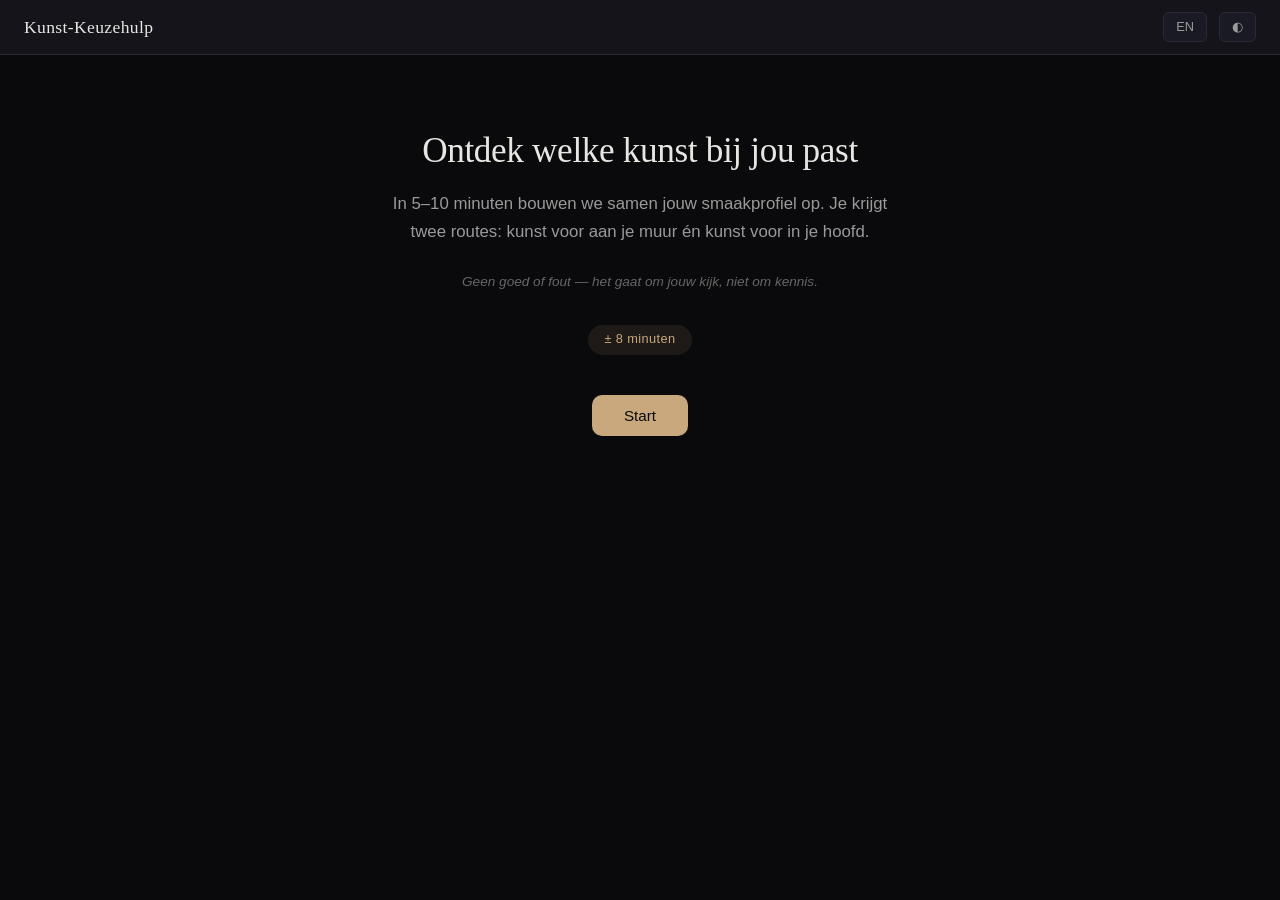
<file: art-buyer-guide/index.html>
<!DOCTYPE html>
<html lang="nl" data-theme="dark">
<head>
  <meta charset="UTF-8">
  <meta name="viewport" content="width=device-width, initial-scale=1.0">
  <title>Kunst-Keuzehulp — Art Buyer Guide</title>
  <link rel="stylesheet" href="css/styles.css">
</head>
<body>

  <!-- Header -->
  <header class="header">
    <span class="header-title">Kunst-Keuzehulp</span>
    <div class="header-controls">
      <button class="lang-toggle">EN</button>
      <button class="theme-toggle">◐</button>
    </div>
  </header>

  <!-- Progress -->
  <div class="progress-container" style="display:none">
    <div class="progress-bar" style="width:0%"></div>
  </div>

  <!-- Main -->
  <main class="main">
    <div class="progress-text" style="display:none"></div>

    <div id="screen-welcome" class="screen active"></div>
    <div id="screen-statements" class="screen"></div>
    <div id="screen-ab" class="screen"></div>
    <div id="screen-bridges" class="screen"></div>
    <div id="screen-filters" class="screen"></div>
    <div id="screen-results" class="screen"></div>
  </main>

  <!-- Scripts (order matters: data → engine → UI → app) -->
  <script src="js/i18n.js"></script>
  <script src="js/questions.js"></script>
  <script src="js/catalog.js"></script>
  <script src="js/scoring.js"></script>
  <script src="js/ui.js"></script>
  <script src="js/app.js"></script>

</body>
</html>
</file>
<file: art-buyer-guide/css/styles.css>
/* ============================================================
   styles.css — Art Buyer Guide
   ============================================================ */

/* ── Reset & Base ── */
*, *::before, *::after { box-sizing: border-box; margin: 0; padding: 0; }

:root {
  /* Dark theme (default) */
  --bg-primary: #0a0a0c;
  --bg-secondary: #14141a;
  --bg-card: #1a1a24;
  --bg-card-hover: #22222e;
  --bg-input: #1e1e28;
  --text-primary: #e8e6e3;
  --text-secondary: #9a9a9a;
  --text-muted: #666;
  --accent: #c8a87c;
  --accent-hover: #d4b88e;
  --accent-subtle: rgba(200, 168, 124, 0.1);
  --accent-glow: rgba(200, 168, 124, 0.15);
  --border: #2a2a36;
  --border-active: #c8a87c;
  --success: #6bba75;
  --warning: #d4a843;
  --danger: #d45a5a;
  --radius-sm: 6px;
  --radius-md: 10px;
  --radius-lg: 16px;
  --radius-xl: 24px;
  --shadow-sm: 0 1px 3px rgba(0,0,0,0.3);
  --shadow-md: 0 4px 12px rgba(0,0,0,0.4);
  --shadow-lg: 0 8px 32px rgba(0,0,0,0.5);
  --transition: 0.3s cubic-bezier(0.4, 0, 0.2, 1);
  --font-serif: 'Georgia', 'Times New Roman', serif;
  --font-sans: -apple-system, BlinkMacSystemFont, 'Segoe UI', Roboto, Helvetica, Arial, sans-serif;
}

[data-theme="light"] {
  --bg-primary: #f5f2ee;
  --bg-secondary: #ebe7e1;
  --bg-card: #ffffff;
  --bg-card-hover: #f8f6f3;
  --bg-input: #f0ede8;
  --text-primary: #1a1a1a;
  --text-secondary: #666;
  --text-muted: #999;
  --accent: #8b6b3d;
  --accent-hover: #a07a45;
  --accent-subtle: rgba(139, 107, 61, 0.08);
  --accent-glow: rgba(139, 107, 61, 0.12);
  --border: #ddd8d0;
  --border-active: #8b6b3d;
  --shadow-sm: 0 1px 3px rgba(0,0,0,0.08);
  --shadow-md: 0 4px 12px rgba(0,0,0,0.1);
  --shadow-lg: 0 8px 32px rgba(0,0,0,0.12);
}

html { font-size: 16px; scroll-behavior: smooth; }

body {
  font-family: var(--font-sans);
  background: var(--bg-primary);
  color: var(--text-primary);
  line-height: 1.6;
  min-height: 100vh;
  -webkit-font-smoothing: antialiased;
}

/* ── Header ── */
.header {
  position: fixed;
  top: 0; left: 0; right: 0;
  z-index: 100;
  display: flex;
  align-items: center;
  justify-content: space-between;
  padding: 0.75rem 1.5rem;
  background: var(--bg-secondary);
  border-bottom: 1px solid var(--border);
  backdrop-filter: blur(12px);
}

.header-title {
  font-family: var(--font-serif);
  font-size: 1.1rem;
  font-weight: 400;
  letter-spacing: 0.02em;
  color: var(--text-primary);
}

.header-controls {
  display: flex;
  gap: 0.75rem;
  align-items: center;
}

/* ── Theme toggle ── */
.theme-toggle, .lang-toggle {
  background: var(--bg-card);
  border: 1px solid var(--border);
  color: var(--text-secondary);
  padding: 0.4rem 0.75rem;
  border-radius: var(--radius-sm);
  cursor: pointer;
  font-size: 0.8rem;
  transition: var(--transition);
  font-family: var(--font-sans);
}

.theme-toggle:hover, .lang-toggle:hover {
  border-color: var(--accent);
  color: var(--accent);
}

/* ── Main container ── */
.main {
  max-width: 720px;
  margin: 0 auto;
  padding: 5rem 1.5rem 3rem;
  min-height: 100vh;
}

/* ── Progress bar ── */
.progress-container {
  position: fixed;
  top: 53px; left: 0; right: 0;
  z-index: 99;
  height: 3px;
  background: var(--bg-secondary);
}

.progress-bar {
  height: 100%;
  background: var(--accent);
  transition: width 0.5s ease;
  border-radius: 0 2px 2px 0;
}

.progress-text {
  text-align: center;
  font-size: 0.75rem;
  color: var(--text-muted);
  margin-bottom: 2rem;
  letter-spacing: 0.05em;
  text-transform: uppercase;
}

/* ── Screen transitions ── */
.screen {
  display: none;
  opacity: 0;
  transform: translateY(16px);
  transition: opacity 0.4s ease, transform 0.4s ease;
}

.screen.active {
  display: block;
  opacity: 1;
  transform: translateY(0);
}

/* ── S0: Welcome ── */
.welcome {
  text-align: center;
  padding: 3rem 0;
}

.welcome h1 {
  font-family: var(--font-serif);
  font-size: 2.2rem;
  font-weight: 400;
  margin-bottom: 1rem;
  line-height: 1.3;
  letter-spacing: -0.01em;
}

.welcome .subtitle {
  font-size: 1.05rem;
  color: var(--text-secondary);
  max-width: 520px;
  margin: 0 auto 1.5rem;
  line-height: 1.7;
}

.welcome .note {
  font-size: 0.85rem;
  color: var(--text-muted);
  font-style: italic;
  margin-bottom: 2rem;
}

.welcome .time-badge {
  display: inline-block;
  background: var(--accent-subtle);
  color: var(--accent);
  padding: 0.3rem 1rem;
  border-radius: var(--radius-xl);
  font-size: 0.8rem;
  margin-bottom: 2.5rem;
  letter-spacing: 0.03em;
}

/* ── Buttons ── */
.btn {
  display: inline-flex;
  align-items: center;
  justify-content: center;
  gap: 0.5rem;
  padding: 0.75rem 2rem;
  border: none;
  border-radius: var(--radius-md);
  font-family: var(--font-sans);
  font-size: 0.95rem;
  cursor: pointer;
  transition: var(--transition);
  text-decoration: none;
  font-weight: 500;
}

.btn-primary {
  background: var(--accent);
  color: #0a0a0c;
}

.btn-primary:hover {
  background: var(--accent-hover);
  box-shadow: 0 4px 16px var(--accent-glow);
}

.btn-secondary {
  background: transparent;
  color: var(--text-secondary);
  border: 1px solid var(--border);
}

.btn-secondary:hover {
  border-color: var(--accent);
  color: var(--accent);
}

.btn-nav {
  display: flex;
  justify-content: space-between;
  align-items: center;
  gap: 1rem;
  margin-top: 2.5rem;
  padding-top: 1.5rem;
  border-top: 1px solid var(--border);
}

/* ── Section titles ── */
.section-title {
  font-family: var(--font-serif);
  font-size: 1.6rem;
  font-weight: 400;
  margin-bottom: 0.5rem;
}

.section-intro {
  color: var(--text-secondary);
  font-size: 0.9rem;
  margin-bottom: 2rem;
  line-height: 1.7;
}

/* ── S1: Statements ── */
.statement-card {
  background: var(--bg-card);
  border: 1px solid var(--border);
  border-radius: var(--radius-lg);
  padding: 1.5rem;
  margin-bottom: 1rem;
  transition: var(--transition);
}

.statement-card.answered {
  border-color: var(--accent);
  background: var(--accent-subtle);
}

.statement-number {
  font-size: 0.7rem;
  color: var(--text-muted);
  text-transform: uppercase;
  letter-spacing: 0.1em;
  margin-bottom: 0.5rem;
}

.statement-text {
  font-size: 0.95rem;
  line-height: 1.6;
  margin-bottom: 1rem;
  color: var(--text-primary);
}

.likert-group {
  display: flex;
  gap: 0.4rem;
  flex-wrap: wrap;
}

.likert-btn {
  flex: 1;
  min-width: 48px;
  padding: 0.5rem 0.25rem;
  background: var(--bg-input);
  border: 1px solid var(--border);
  border-radius: var(--radius-sm);
  color: var(--text-secondary);
  font-size: 0.7rem;
  cursor: pointer;
  transition: var(--transition);
  text-align: center;
  font-family: var(--font-sans);
  line-height: 1.3;
}

.likert-btn:hover {
  border-color: var(--accent);
  color: var(--accent);
}

.likert-btn.selected {
  background: var(--accent);
  border-color: var(--accent);
  color: #0a0a0c;
  font-weight: 600;
}

/* ── S2: A/B Choices ── */
.ab-pair {
  margin-bottom: 2rem;
}

.ab-pair-number {
  font-size: 0.7rem;
  color: var(--text-muted);
  text-transform: uppercase;
  letter-spacing: 0.1em;
  margin-bottom: 0.75rem;
  text-align: center;
}

.ab-options {
  display: grid;
  grid-template-columns: 1fr 1fr;
  gap: 0.75rem;
}

.ab-card {
  position: relative;
  border: 2px solid var(--border);
  border-radius: var(--radius-lg);
  overflow: hidden;
  cursor: pointer;
  transition: var(--transition);
}

.ab-card:hover {
  border-color: var(--accent);
  box-shadow: var(--shadow-md);
}

.ab-card.selected {
  border-color: var(--accent);
  box-shadow: 0 0 0 1px var(--accent), var(--shadow-md);
}

.ab-visual {
  width: 100%;
  aspect-ratio: 4/3;
  display: flex;
  align-items: center;
  justify-content: center;
}

.ab-label {
  padding: 0.6rem;
  text-align: center;
  font-size: 0.8rem;
  color: var(--text-secondary);
  background: var(--bg-card);
  border-top: 1px solid var(--border);
}

.ab-card.selected .ab-label {
  color: var(--accent);
  font-weight: 600;
}

.ab-neutral {
  display: flex;
  gap: 0.5rem;
  justify-content: center;
  margin-top: 0.5rem;
}

.ab-neutral-btn {
  padding: 0.35rem 0.9rem;
  background: var(--bg-card);
  border: 1px solid var(--border);
  border-radius: var(--radius-xl);
  color: var(--text-muted);
  font-size: 0.75rem;
  cursor: pointer;
  transition: var(--transition);
  font-family: var(--font-sans);
}

.ab-neutral-btn:hover {
  border-color: var(--accent);
  color: var(--accent);
}

.ab-neutral-btn.selected {
  background: var(--accent-subtle);
  border-color: var(--accent);
  color: var(--accent);
}

/* ── CSS Placeholder Visuals ── */
.placeholder-geometric {
  background: linear-gradient(135deg, var(--bg-secondary) 25%, transparent 25%),
              linear-gradient(225deg, var(--bg-secondary) 25%, transparent 25%),
              linear-gradient(315deg, var(--bg-secondary) 25%, transparent 25%),
              linear-gradient(45deg, var(--bg-secondary) 25%, transparent 25%);
  background-size: 40px 40px;
  background-color: var(--bg-card);
}

.placeholder-expressive {
  background:
    radial-gradient(ellipse at 20% 60%, #8b4513aa 0%, transparent 50%),
    radial-gradient(ellipse at 70% 30%, #cd853faa 0%, transparent 50%),
    radial-gradient(ellipse at 50% 80%, #d2691eaa 0%, transparent 40%);
  background-color: #2a1810;
}

.placeholder-figure {
  background:
    radial-gradient(ellipse at 50% 25%, var(--text-muted) 0%, transparent 20%),
    radial-gradient(ellipse at 50% 55%, var(--text-muted) 0%, transparent 25%);
  background-color: var(--bg-card);
}

.placeholder-abstract {
  background:
    radial-gradient(circle at 30% 40%, #4a6fa5 0%, transparent 40%),
    radial-gradient(circle at 70% 60%, #c7524a 0%, transparent 35%),
    radial-gradient(circle at 50% 30%, #d4a843 0%, transparent 30%);
  background-color: var(--bg-secondary);
}

.placeholder-text {
  background: repeating-linear-gradient(
    0deg,
    var(--text-muted) 0px, var(--text-muted) 1px,
    transparent 1px, transparent 14px
  );
  background-color: var(--bg-card);
  background-position: 15% 20%;
  background-size: 70% 60%;
  background-repeat: no-repeat;
}

.placeholder-sensory {
  background: linear-gradient(160deg, #4a2040, #2a4060, #204a40);
}

.placeholder-calm {
  background: var(--bg-card);
  position: relative;
}
.placeholder-calm::after {
  content: '';
  position: absolute;
  top: 50%; left: 50%;
  width: 30px; height: 30px;
  background: var(--accent);
  border-radius: 50%;
  transform: translate(-50%, -50%);
  opacity: 0.3;
}

.placeholder-collage {
  background:
    linear-gradient(30deg, #4a6fa5 20%, transparent 20%),
    linear-gradient(150deg, #c7524a 30%, transparent 30%),
    linear-gradient(270deg, #d4a843 15%, transparent 15%);
  background-color: var(--bg-secondary);
}

.placeholder-emotional {
  background: radial-gradient(circle at center, #c7524a, #4a1520);
}

.placeholder-analytical {
  background:
    repeating-linear-gradient(90deg, var(--border) 0px, var(--border) 1px, transparent 1px, transparent 30px),
    repeating-linear-gradient(0deg, var(--border) 0px, var(--border) 1px, transparent 1px, transparent 30px);
  background-color: var(--bg-card);
}

.placeholder-documentary {
  background:
    linear-gradient(to bottom, transparent 40%, rgba(0,0,0,0.6) 100%),
    repeating-linear-gradient(0deg, #333 0px, #444 2px, #333 4px);
  background-color: #2a2a2a;
}

.placeholder-dreamy {
  background: linear-gradient(135deg, #d4a8c8, #a8c8d4, #c8d4a8);
  opacity: 0.8;
}

.placeholder-confronting {
  background: linear-gradient(45deg, #1a1a1a 40%, #8b0000 100%);
}

.placeholder-comforting {
  background: linear-gradient(135deg, #d4a87c, #c8a090, #d4b88e);
}

.placeholder-monochrome {
  background: linear-gradient(to right, #111, #444, #888, #444, #111);
}

.placeholder-colourful {
  background: linear-gradient(135deg, #e74c3c, #f39c12, #2ecc71, #3498db, #9b59b6);
}

.placeholder-ironic {
  background: var(--bg-card);
  position: relative;
}
.placeholder-ironic::after {
  content: '?!';
  position: absolute;
  top: 50%; left: 50%;
  transform: translate(-50%, -50%) rotate(-10deg);
  font-size: 3rem;
  font-weight: 900;
  color: var(--accent);
  opacity: 0.25;
}

.placeholder-solemn {
  background: linear-gradient(to bottom, #1a1520, #2a2030);
  position: relative;
}
.placeholder-solemn::after {
  content: '';
  position: absolute;
  top: 50%; left: 50%;
  width: 40px; height: 60px;
  border: 2px solid var(--text-muted);
  transform: translate(-50%, -50%);
  opacity: 0.2;
}

.placeholder-photo {
  background:
    linear-gradient(to bottom, transparent 60%, rgba(0,0,0,0.5)),
    linear-gradient(135deg, #555, #777, #555);
}

.placeholder-painting {
  background:
    radial-gradient(ellipse at 40% 50%, #6b5b3d 0%, transparent 60%),
    radial-gradient(ellipse at 60% 40%, #8b7b5d 0%, transparent 50%);
  background-color: #3a3020;
}

/* ── S3: Bridges ── */
.domain-grid {
  display: grid;
  grid-template-columns: repeat(auto-fill, minmax(140px, 1fr));
  gap: 0.6rem;
  margin-bottom: 2rem;
}

.domain-chip {
  display: flex;
  align-items: center;
  gap: 0.5rem;
  padding: 0.65rem 0.85rem;
  background: var(--bg-card);
  border: 1px solid var(--border);
  border-radius: var(--radius-md);
  cursor: pointer;
  transition: var(--transition);
  font-size: 0.85rem;
  color: var(--text-secondary);
}

.domain-chip:hover {
  border-color: var(--accent);
  color: var(--text-primary);
}

.domain-chip.selected {
  border-color: var(--accent);
  background: var(--accent-subtle);
  color: var(--accent);
}

.domain-chip.disabled {
  opacity: 0.35;
  cursor: not-allowed;
  pointer-events: none;
}

.domain-icon {
  font-size: 1.1rem;
  width: 1.4rem;
  text-align: center;
}

.keyword-section {
  margin-bottom: 1.5rem;
  padding: 1rem;
  background: var(--bg-card);
  border: 1px solid var(--border);
  border-radius: var(--radius-lg);
}

.keyword-section-title {
  font-size: 0.8rem;
  color: var(--text-muted);
  margin-bottom: 0.6rem;
  text-transform: uppercase;
  letter-spacing: 0.05em;
}

.keyword-chips {
  display: flex;
  flex-wrap: wrap;
  gap: 0.4rem;
}

.keyword-chip {
  padding: 0.35rem 0.75rem;
  background: var(--bg-input);
  border: 1px solid var(--border);
  border-radius: var(--radius-xl);
  font-size: 0.8rem;
  color: var(--text-secondary);
  cursor: pointer;
  transition: var(--transition);
  font-family: var(--font-sans);
}

.keyword-chip:hover {
  border-color: var(--accent);
  color: var(--accent);
}

.keyword-chip.selected {
  background: var(--accent);
  border-color: var(--accent);
  color: #0a0a0c;
}

.keyword-chip.disabled {
  opacity: 0.35;
  cursor: not-allowed;
}

/* ── S4: Filters ── */
.filter-group {
  margin-bottom: 1.5rem;
}

.filter-label {
  font-size: 0.8rem;
  color: var(--text-muted);
  text-transform: uppercase;
  letter-spacing: 0.05em;
  margin-bottom: 0.5rem;
}

.filter-options {
  display: flex;
  flex-wrap: wrap;
  gap: 0.4rem;
}

.filter-chip {
  padding: 0.45rem 0.9rem;
  background: var(--bg-card);
  border: 1px solid var(--border);
  border-radius: var(--radius-xl);
  font-size: 0.8rem;
  color: var(--text-secondary);
  cursor: pointer;
  transition: var(--transition);
  font-family: var(--font-sans);
}

.filter-chip:hover {
  border-color: var(--accent);
  color: var(--accent);
}

.filter-chip.selected {
  background: var(--accent);
  border-color: var(--accent);
  color: #0a0a0c;
}

/* ── S5: Results ── */
.profile-section {
  margin-bottom: 2.5rem;
}

.radar-container {
  display: flex;
  justify-content: center;
  margin: 1.5rem 0 2rem;
}

.radar-container canvas {
  max-width: 100%;
  height: auto;
}

.shortlist-section {
  margin-bottom: 2.5rem;
}

.shortlist-header {
  display: flex;
  align-items: baseline;
  gap: 0.75rem;
  margin-bottom: 0.3rem;
}

.shortlist-title {
  font-family: var(--font-serif);
  font-size: 1.3rem;
  font-weight: 400;
}

.shortlist-subtitle {
  font-size: 0.85rem;
  color: var(--text-secondary);
  margin-bottom: 1.25rem;
}

.shortlist-category {
  font-size: 0.7rem;
  color: var(--text-muted);
  text-transform: uppercase;
  letter-spacing: 0.08em;
  margin-bottom: 0.6rem;
  margin-top: 1.25rem;
}

.work-card {
  background: var(--bg-card);
  border: 1px solid var(--border);
  border-radius: var(--radius-lg);
  padding: 1.25rem;
  margin-bottom: 0.75rem;
  transition: var(--transition);
}

.work-card:hover {
  border-color: var(--accent);
  box-shadow: var(--shadow-sm);
}

.work-header {
  display: flex;
  justify-content: space-between;
  align-items: flex-start;
  margin-bottom: 0.5rem;
}

.work-title {
  font-family: var(--font-serif);
  font-size: 1.05rem;
}

.work-artist {
  font-size: 0.8rem;
  color: var(--text-secondary);
  margin-bottom: 0.15rem;
}

.work-meta {
  font-size: 0.75rem;
  color: var(--text-muted);
}

.work-badge {
  font-size: 0.65rem;
  padding: 0.2rem 0.6rem;
  border-radius: var(--radius-xl);
  background: var(--accent-subtle);
  color: var(--accent);
  text-transform: uppercase;
  letter-spacing: 0.05em;
  white-space: nowrap;
}

.work-description {
  margin-top: 0.75rem;
  padding-top: 0.75rem;
  border-top: 1px solid var(--border);
}

.work-description dt {
  font-size: 0.7rem;
  color: var(--text-muted);
  text-transform: uppercase;
  letter-spacing: 0.05em;
  margin-top: 0.5rem;
}

.work-description dt:first-child { margin-top: 0; }

.work-description dd {
  font-size: 0.85rem;
  color: var(--text-secondary);
  line-height: 1.6;
  margin-top: 0.15rem;
}

/* ── Export / actions ── */
.result-actions {
  display: flex;
  gap: 0.75rem;
  flex-wrap: wrap;
  justify-content: center;
  margin-top: 2rem;
  padding-top: 1.5rem;
  border-top: 1px solid var(--border);
}

/* ── Responsive ── */
@media (max-width: 600px) {
  .main { padding: 4.5rem 1rem 2rem; }
  .welcome h1 { font-size: 1.6rem; }
  .likert-group { gap: 0.3rem; }
  .likert-btn { min-width: 42px; padding: 0.4rem 0.15rem; font-size: 0.65rem; }
  .ab-options { gap: 0.5rem; }
  .domain-grid { grid-template-columns: repeat(auto-fill, minmax(120px, 1fr)); }
}

@media (max-width: 400px) {
  .ab-options { grid-template-columns: 1fr; }
}

/* ── Animations ── */
@keyframes fadeInUp {
  from { opacity: 0; transform: translateY(16px); }
  to   { opacity: 1; transform: translateY(0); }
}

.fade-in-up {
  animation: fadeInUp 0.4s ease forwards;
}

.statement-card { animation: fadeInUp 0.4s ease forwards; }
.statement-card:nth-child(2) { animation-delay: 0.05s; }
.statement-card:nth-child(3) { animation-delay: 0.1s; }
.statement-card:nth-child(4) { animation-delay: 0.15s; }

/* ── Scrollbar ── */
::-webkit-scrollbar { width: 6px; }
::-webkit-scrollbar-track { background: var(--bg-primary); }
::-webkit-scrollbar-thumb { background: var(--border); border-radius: 3px; }
::-webkit-scrollbar-thumb:hover { background: var(--text-muted); }
</file>
